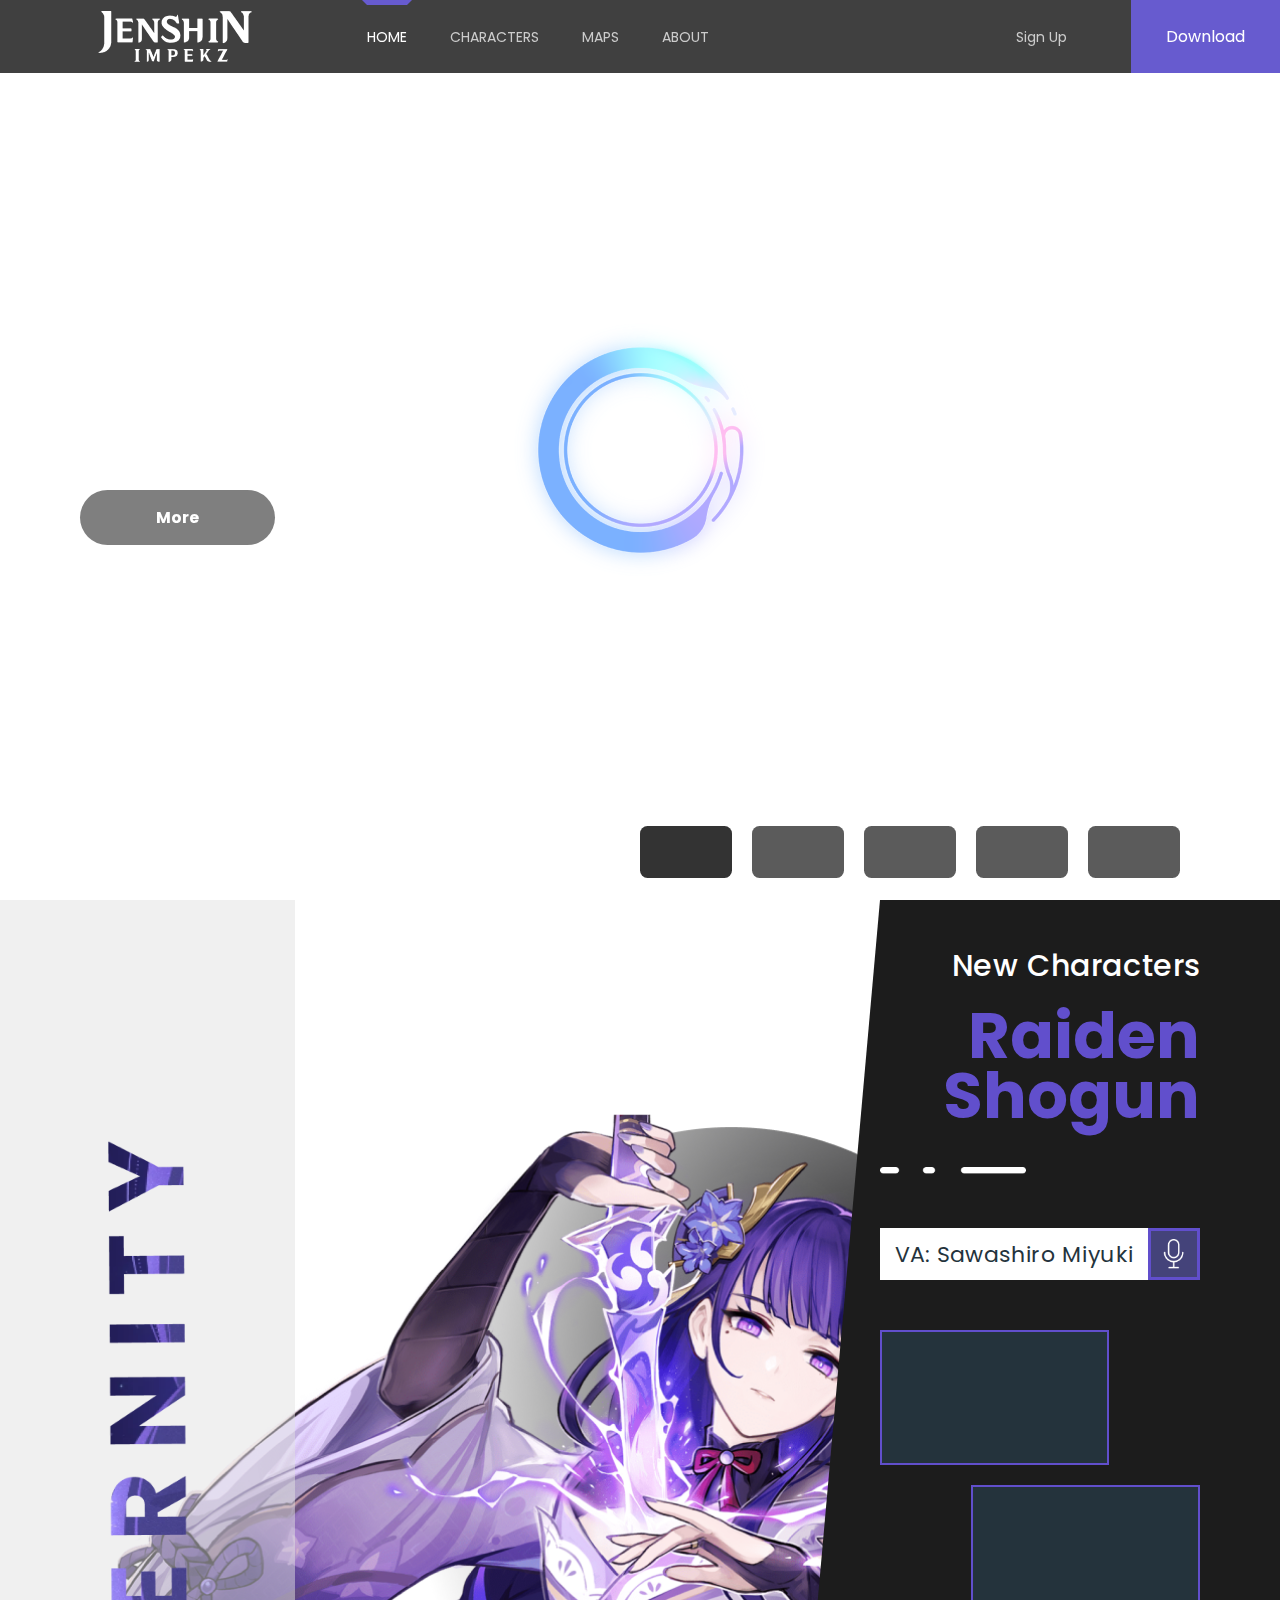
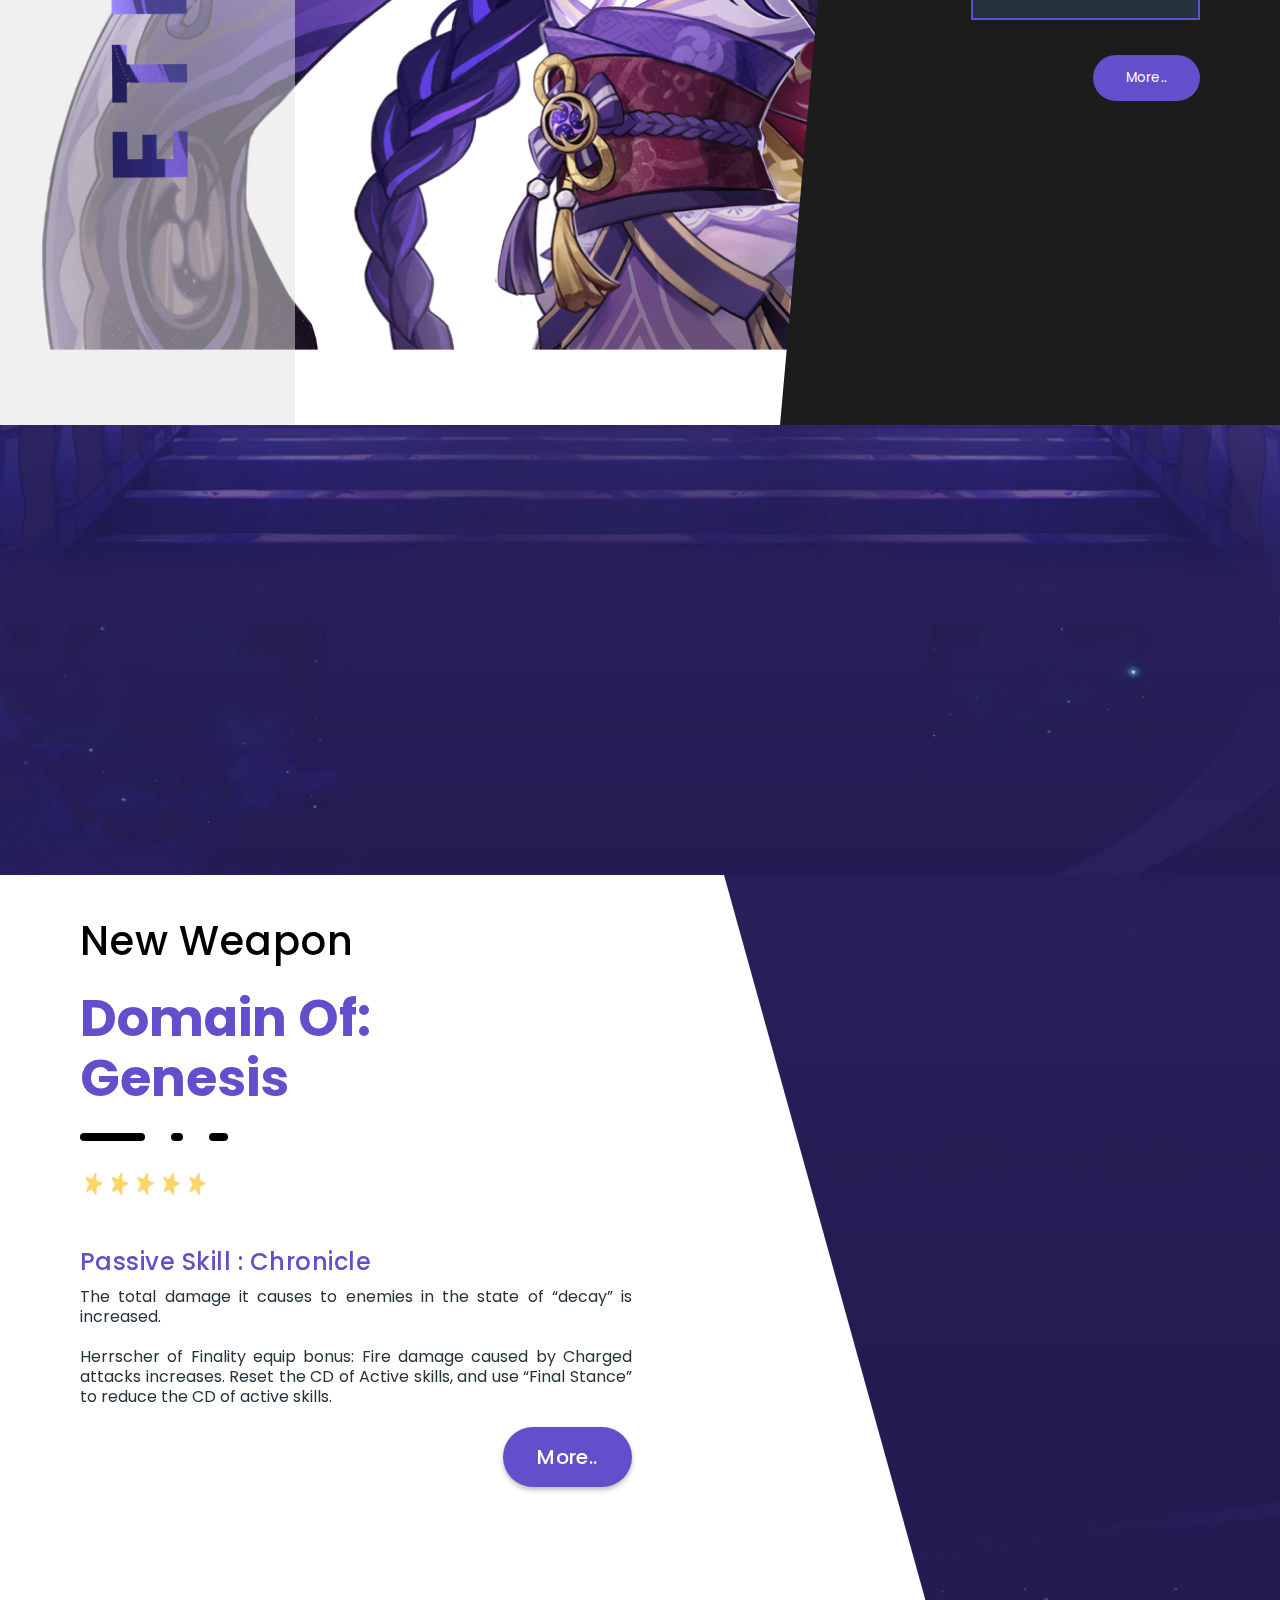
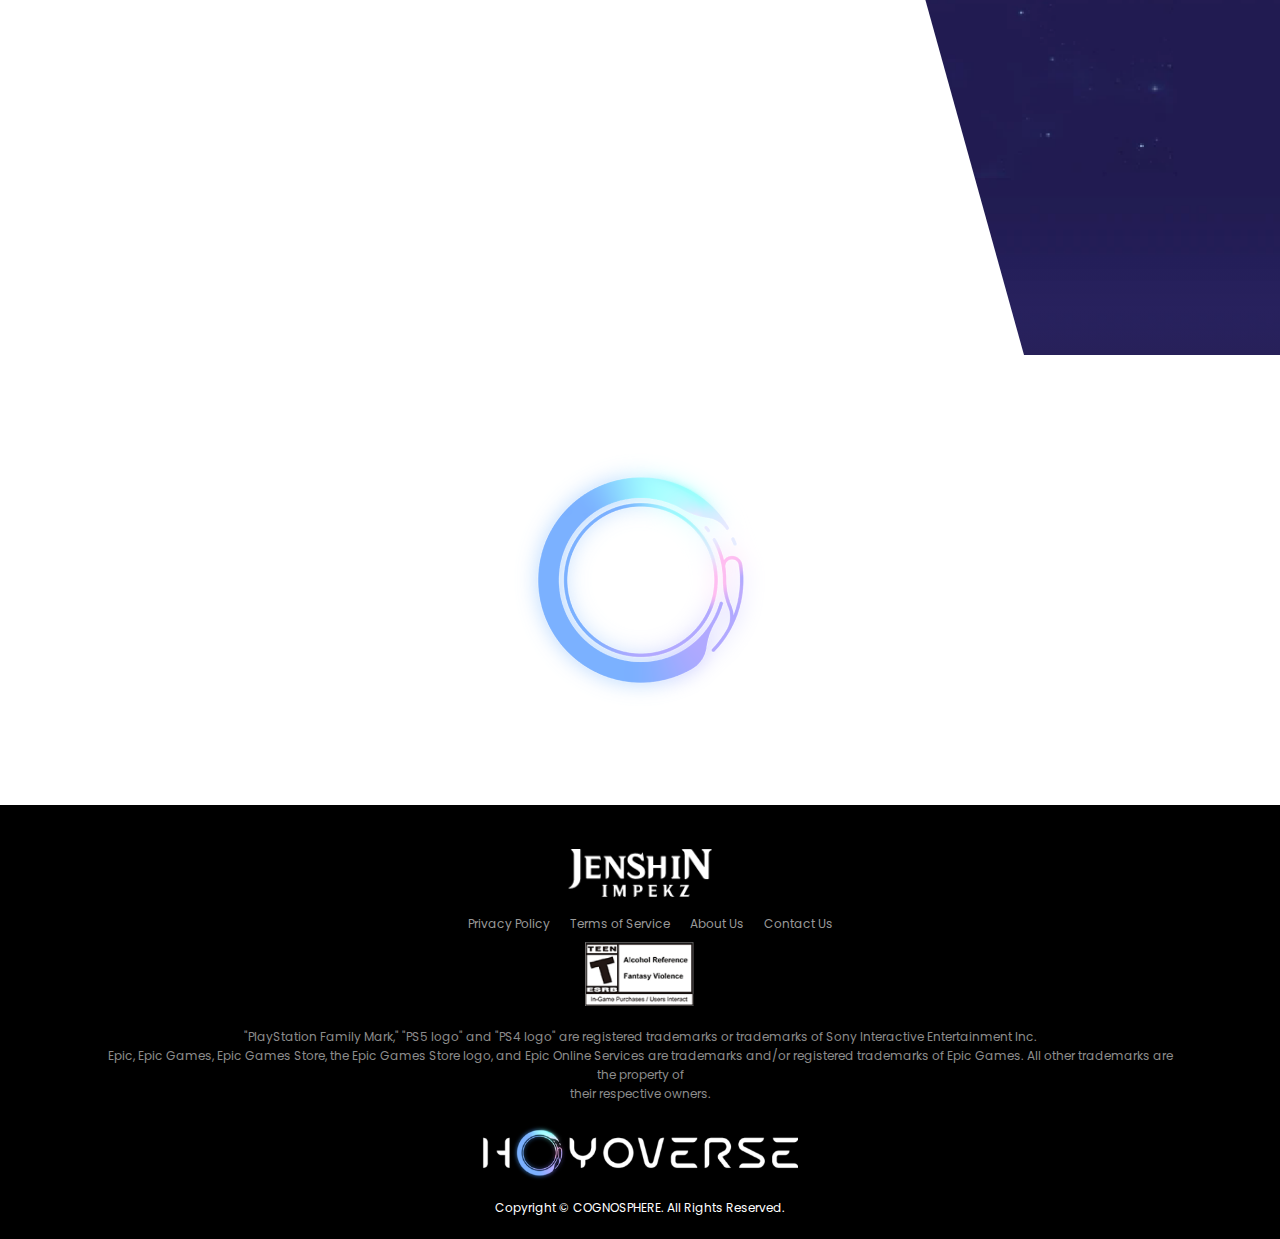
<file: index.html>
<!DOCTYPE html>
<html lang="en">

<head>
    <meta charset="UTF-8">
    <meta http-equiv="X-UA-Compatible" content="IE=edge">
    <meta name="viewport" content="width=device-width, initial-scale=1.0">
    <title>Home Page</title>

    <link rel="stylesheet" href="assets/css/index-style.css">
    <link rel="stylesheet" href="assets/css/footer.css">
    <link rel="stylesheet" href="/assets/css/nav.css">
    
    <link rel="stylesheet" href="/assets/css/home/slider.css">
    <link rel="stylesheet" href="/assets/css/home/content.css">
    <link rel="stylesheet" href="/assets/css/home/character.css">
    <link rel="stylesheet" href="/assets/css/home/weapon.css">

    <!-- Google Fonts -->
    <link rel="preconnect" href="https://fonts.googleapis.com">
    <link rel="preconnect" href="https://fonts.gstatic.com" crossorigin>
    <link
        href="https://fonts.googleapis.com/css2?family=Poppins:ital,wght@0,100;0,200;0,300;0,400;0,500;0,600;0,700;0,800;0,900;1,100;1,200;1,300;1,400;1,500;1,600;1,700;1,800;1,900&display=swap"
        rel="stylesheet">
    
    <!-- Fontawsome -->
    <link href="https://cdnjs.cloudflare.com/ajax/libs/font-awesome/6.3.0/css/all.min.css" rel="stylesheet">
</head>
    
<body>
    <nav id="nav">
        <a href="/index.html"><img src="assets/image/logo.png" class="logo-img" width="362" height="66" alt=""></a>

        <ul class="nav-cover">
            <li class="active"><a href="/index.html" class="nav-item active">HOME</a></li>
            <li><a href="/characters.html" class="nav-item">CHARACTERS</a></li>
            <li><a href="/map.html" class="nav-item">MAPS</a></li>
            <li><a href="/about.html" class="nav-item">ABOUT</a>
            <li>
        </ul>

        <div class="right-content">
            <li>
                <a href="/register.html" class="nav-item" class="log-in-link">
                    Sign Up
                </a>
            </li>
        </div>
        <a href="#" type="button" class="btn-download">
            Download
        </a>

        <i class="fa-solid fa-bars" id="btn-side"></i>
    </nav>

    <div id="sidebar">
        <div class="top-content">
            <div class="close">
                <i id="btn-close-side" class="fa-solid fa-xmark"></i>
            </div>
            <ul class="side-cover">
                <li class="active"><a href="/index.html" class="nav-item active">HOME</a></li>
                <li><a href="/characters.html" class="nav-item">CHARACTERS</a></li>
                <li><a href="/map.html" class="nav-item">MAPS</a></li>
                <li><a href="/about.html" class="nav-item">ABOUT</a>
            </ul>
        </div>

        <div class="bottom-content">
            <li>
                <a href="/register.html" class="nav-item" class="log-in-link">
                    Sign Up
                </a>
            </li>
        </div>
    </div>

    <div class="content">
        <img class="bg-main" src="/assets/image/Bakground-main.png" alt="" id="bg-main">
        <div class="log">
            <div class="hoyo" id="logo"></div>
        </div>
 
        <section id="slider">
            <div class="slide-content" id="slide-content">
                <div class="sld img-1"></div>
                <div class="sld img-2"></div>
                <div class="sld img-3"></div>
                <div class="sld img-4"></div>
                <div class="sld img-5"></div>
            </div>
            <div class="top-content">
                <h2>
                    Latest Updates on <br>
                    Version 3.4 "The <br>
                    Exquisite Night <br>
                    Chimes" <br>
                </h2>
                <button>More</button>

                <div class="bottom">
                    <div class="card-preview">
                        <div class="card-child first active" id="cc1">
                            <div class="image"></div>
                            <div class="line"></div>
                        </div>
                        <div class="card-child second" id="cc2">
                            <div class="image"></div>
                            <div class="line"></div>
                        </div>
                        <div class="card-child third" id="cc3">
                            <div class="image"></div>
                            <div class="line"></div>
                        </div>
                        <div class="card-child fourth" id="cc4">
                            <div class="image"></div>
                            <div class="line"></div>
                        </div>
                        <div class="card-child fifth" id="cc5">
                            <div class="image"></div>
                            <div class="line"></div>
                        </div>
                    </div>
                    <img src="/assets/image/mouse-icon.png" width="12.75" height="80" alt="">
                </div>
            </div>
        </section>

        <section class="character">
            <div class="content-top">
                <div class="eternity">
                    <img src="/assets/image/eternity_text.png" alt="">
                </div>
                <div class="details">
                    <div class="val">
                        <div class="cth">
                            <h4>New Characters</h4>
                            <h3>Raiden<br>Shogun</h3>
                            <img src="/assets/image/line-poweder.png" width="146" height="6.52" alt="" class="line-powder">
                            
                            <div class="voice">
                                <h4>VA: Sawashiro Miyuki</h4>
                                <div class="mic">
                                    <img src="/assets/image/icon-mic.png" alt="">
                                </div>
                            </div>
                        </div>
                        <div class="preview-skill">
                            <div class="prev first"></div>
                            <div class="prev second"></div>
                        </div>
                        <button>More..</button>
                    </div>
                </div>
            </div>
            
            <div class="image"></div>
            
        </section>

        <div class="blank-space">
            <!-- <img class="hoyo" src="/assets/image/hoyo-logo.png" alt=""> -->
        </div>

        <section class="weapon">
            <div class="details">
                <div class="val">
                    <h4>New Weapon</h4>
                    <h3>Domain Of: <br> Genesis</h3>
                    <div class="line">
                        <div class="lines dot1"></div>
                        <div class="lines dot2"></div>
                        <div class="lines dot3"></div>
                    </div>

                    <div class="stars"></div>

                    <div class="skills">
                        <h4>Passive Skill : Chronicle</h4>
                        <p>
                            The total damage it causes to enemies in the state of “decay” is increased. <br> <br>

                            Herrscher of Finality equip bonus:
                            Fire damage caused by Charged attacks increases. Reset the CD of Active skills, and use “Final
                            Stance” to reduce the CD of active skills.
                        </p>

                        <button>More..</button>
                    </div>
                </div>
            </div>
            <div class="image"></div>
        </section>

        <div class="blank-space">
            <!-- <img class="hoyo" src="/assets/image/hoyo-logo.png" alt=""> -->
            <div class="hoyo" id="logo"></div>
        </div>

    </div>

    <footer>
        <img width="144.52" src="/assets/image/logo-footer.png" alt="">
        <div class="link">
            <a href="#">Privacy Policy</a>
            <a href="#">Terms of Service</a>
            <a href="#">About Us</a>
            <a href="#">Contact Us</a>
        </div>
        <img width="129.84" src="/assets/image/teen-icon.png" alt="">
        <p>
            "PlayStation Family Mark," "PS5 logo" and "PS4 logo" are registered trademarks or trademarks of Sony
            Interactive Entertainment Inc. <br>
            Epic, Epic Games, Epic Games Store, the Epic Games Store logo, and Epic Online Services are trademarks
            and/or registered trademarks of Epic Games. All other trademarks are the property of <br> their respective
            owners.
        </p>
        <img class="logo-hoyo" class="hoyo" width="316.44" src="/assets/image/hoyo-icon-text.png" alt="">
        <div class="copyright">
            Copyright © COGNOSPHERE. All Rights Reserved.
        </div>
    </footer>

    <script src="/assets/js/slider.js"></script>
    <script src="/assets/js/parallax.js"></script>
    <script src="/assets/js/nav.js"></script>
</body>

</html>
</file>
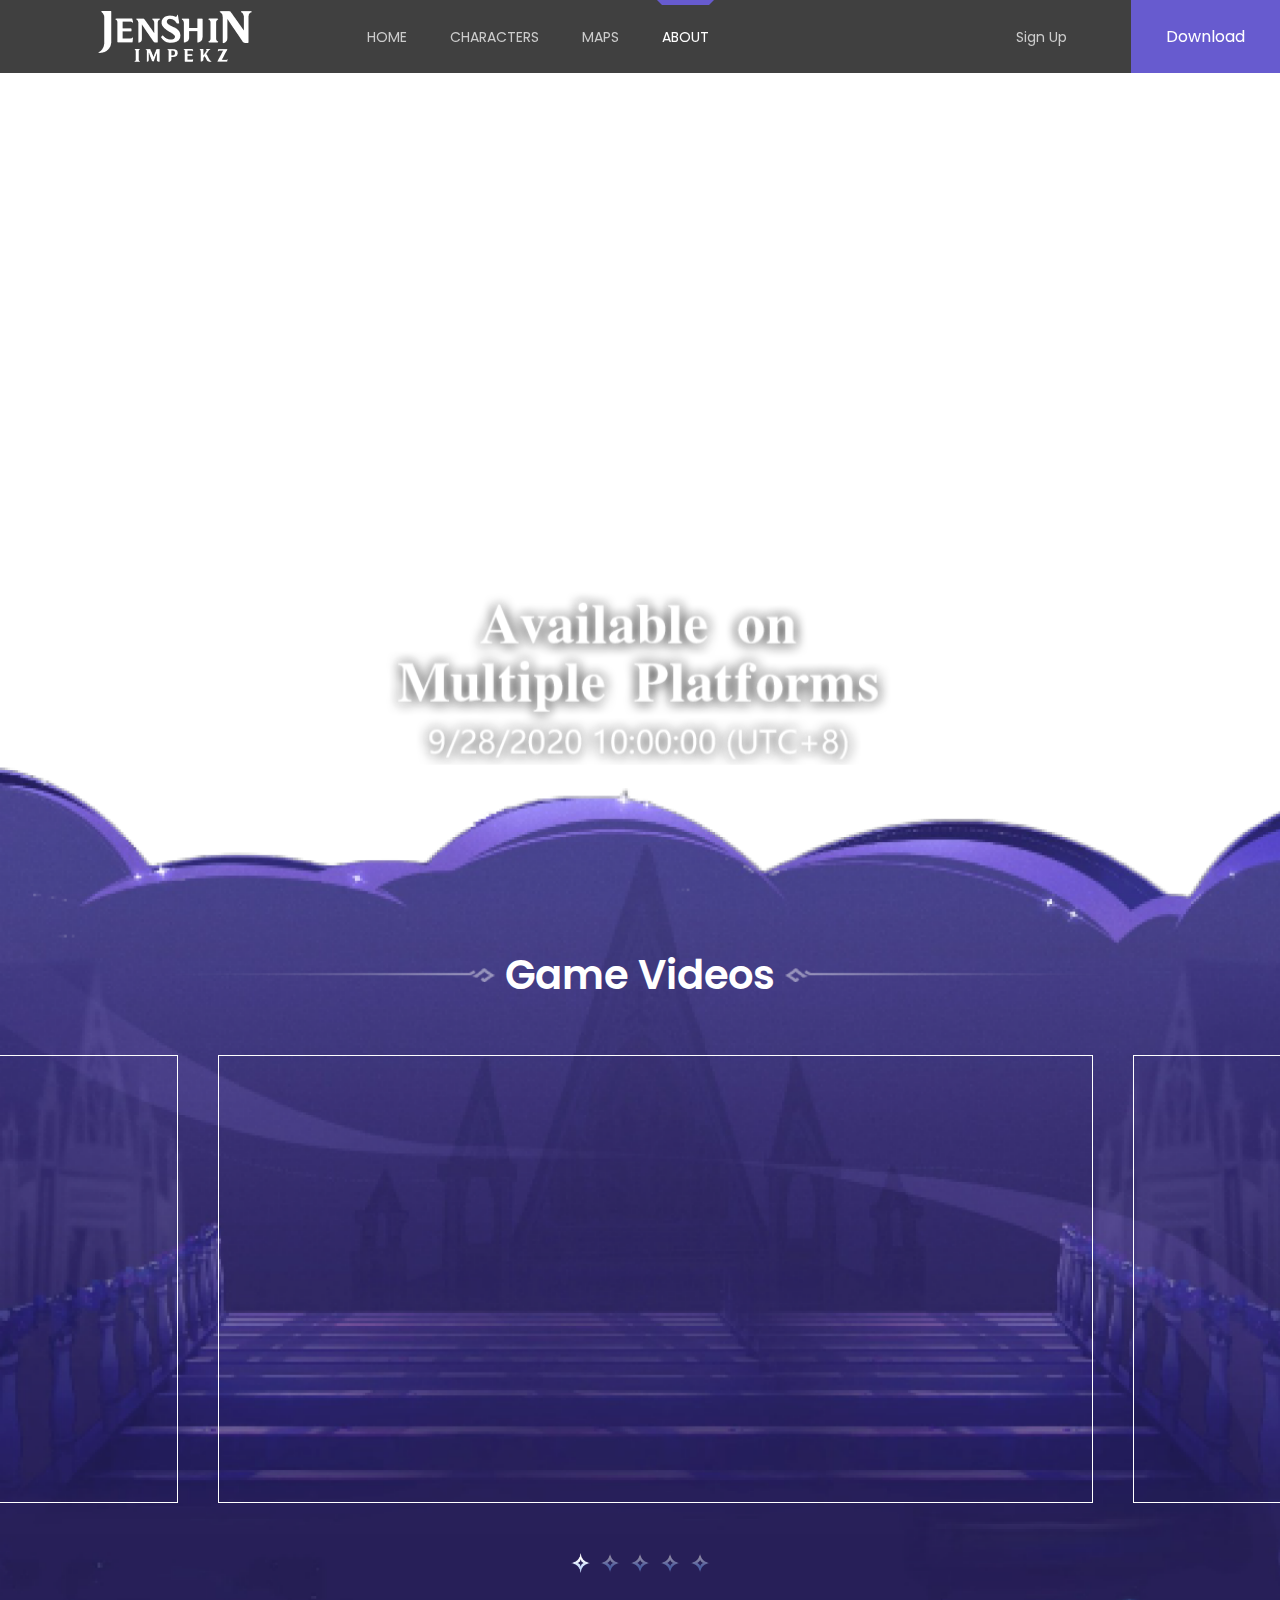
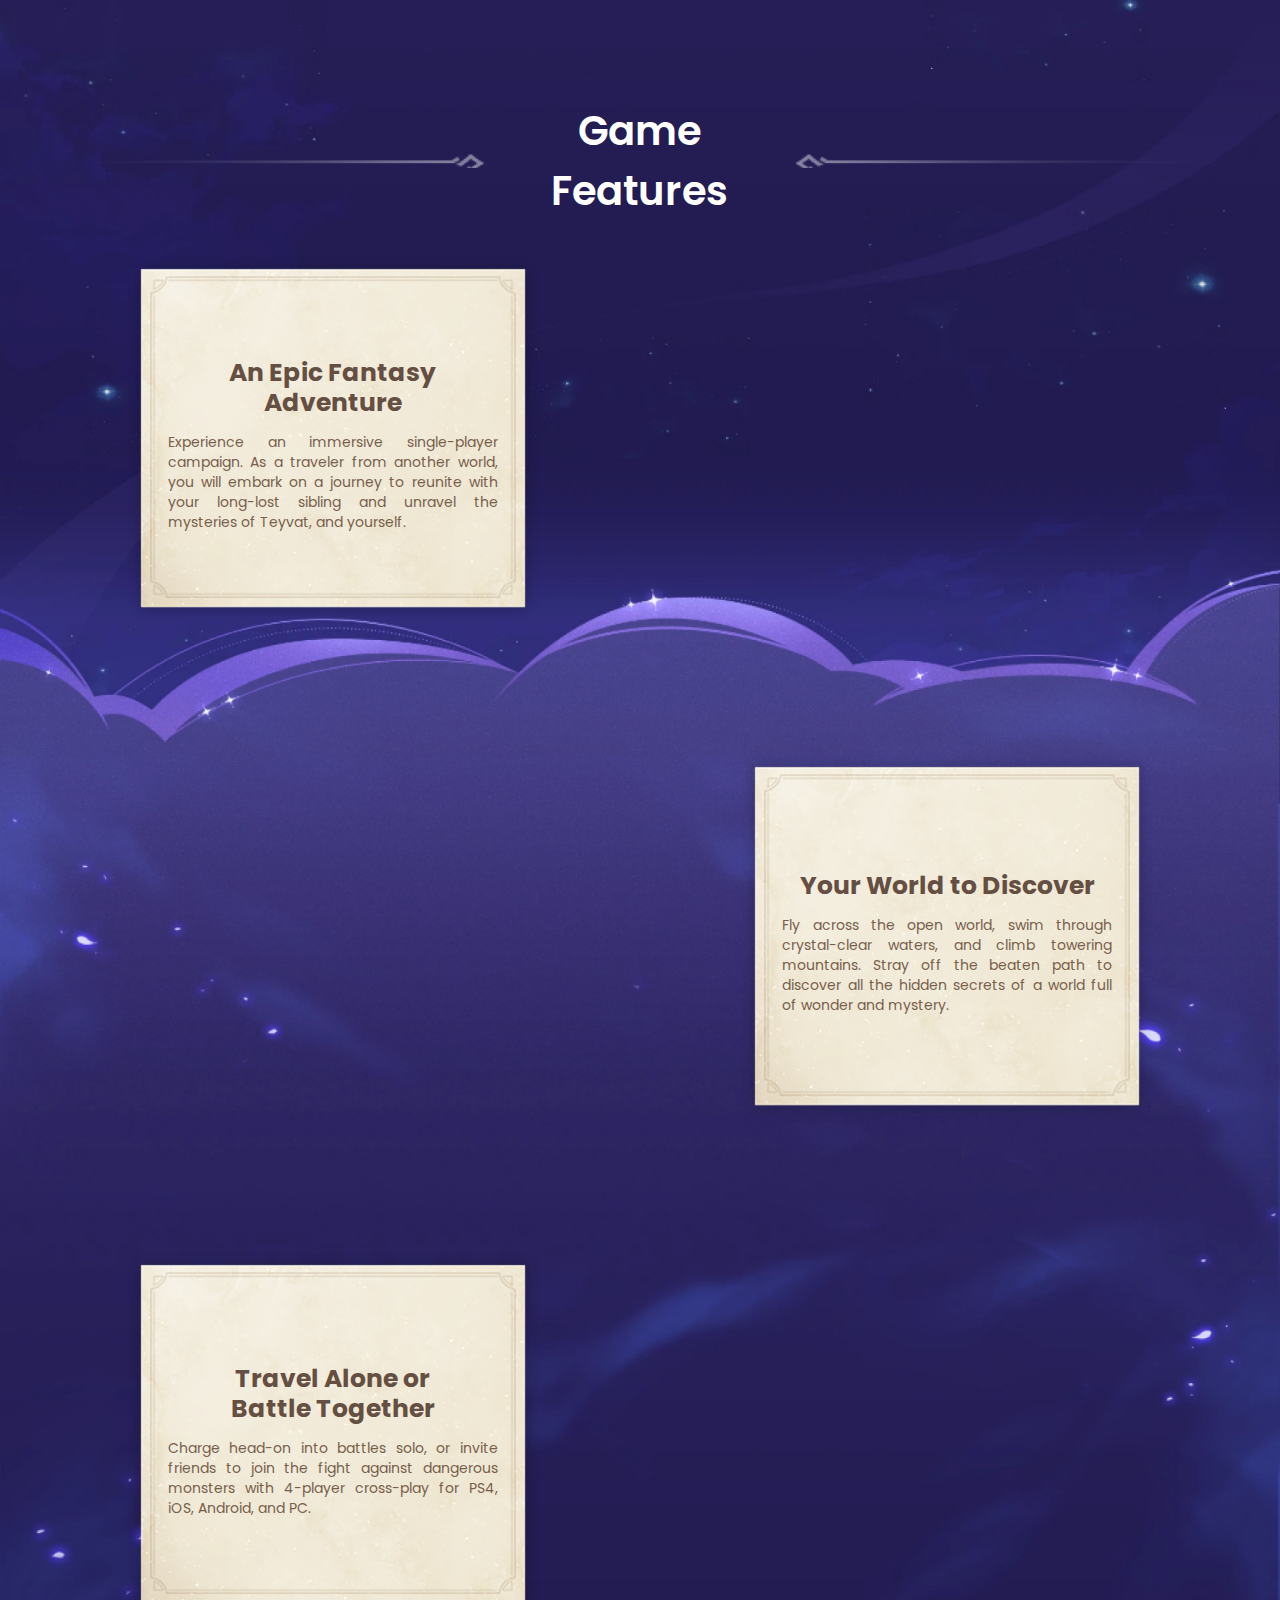
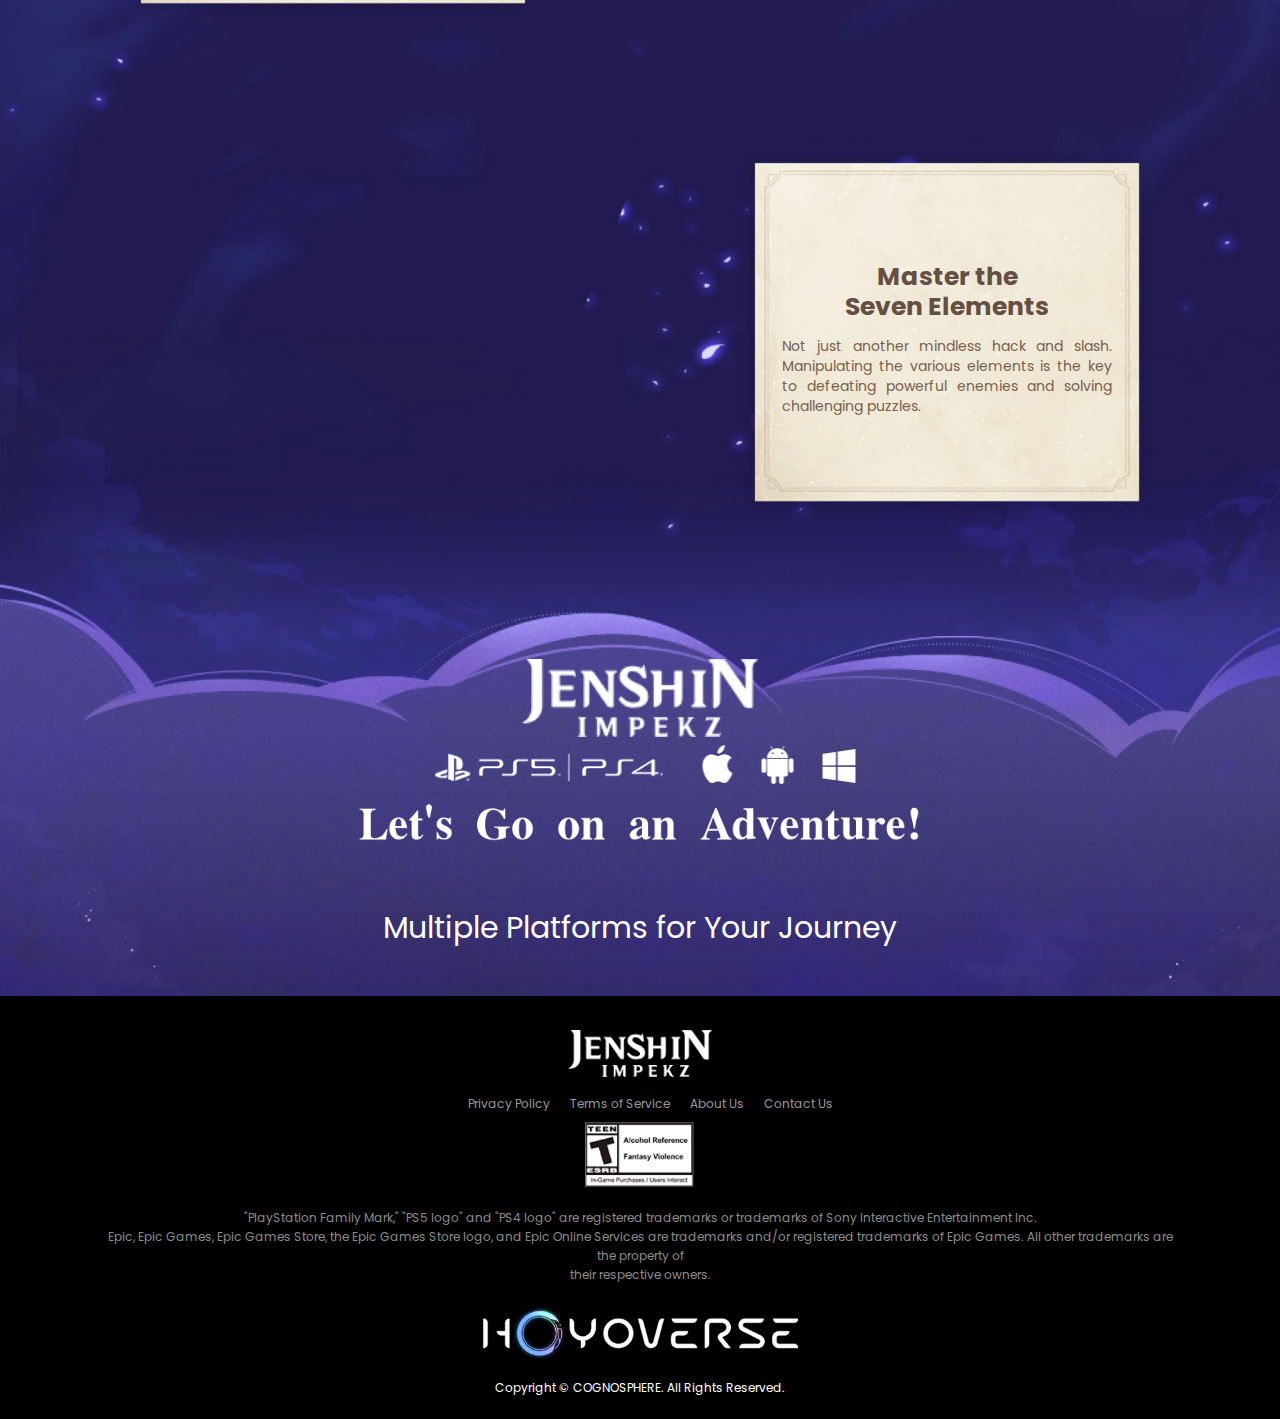
<file: about.html>
<!DOCTYPE html>
<html lang="en">
<head>
    <meta charset="UTF-8">
    <meta http-equiv="X-UA-Compatible" content="IE=edge">
    <meta name="viewport" content="width=device-width, initial-scale=1.0">
    <title>About Page</title>

    <!-- Main CSS -->
    <link rel="stylesheet" href="assets/css/index-style.css">
    <link rel="stylesheet" href="assets/css/footer.css">
    <link rel="stylesheet" href="/assets/css/nav.css">
    <link rel="stylesheet" href="/assets/css/footer.css">

    <!-- About CSS -->
    <link rel="stylesheet" href="/assets/css/about/background-main.css">
    <link rel="stylesheet" href="/assets/css/about/welcome.css">
    <link rel="stylesheet" href="/assets/css/about/game-videos.css">
    <link rel="stylesheet" href="/assets/css/about/game-features.css">
    <link rel="stylesheet" href="/assets/css/about/details.css">

    <!-- Google Fonts -->
    <link rel="preconnect" href="https://fonts.googleapis.com">
    <link rel="preconnect" href="https://fonts.gstatic.com" crossorigin>
    <link
        href="https://fonts.googleapis.com/css2?family=Poppins:ital,wght@0,100;0,200;0,300;0,400;0,500;0,600;0,700;0,800;0,900;1,100;1,200;1,300;1,400;1,500;1,600;1,700;1,800;1,900&display=swap"
        rel="stylesheet">

    <!-- Fontawsome -->
    <link href="https://cdnjs.cloudflare.com/ajax/libs/font-awesome/6.3.0/css/all.min.css" rel="stylesheet">
</head>
<body>
    <nav id="nav">
        <a href="/index.html"><img src="assets/image/logo.png" class="logo-img" width="362" height="66" alt=""></a>

        <ul class="nav-cover">
            <li><a href="/index.html" class="nav-item">HOME</a></li>
            <li><a href="/characters.html" class="nav-item">CHARACTERS</a></li>
            <li><a href="/map.html" class="nav-item">MAPS</a></li>
            <li class="active"><a href="/about.html" class="nav-item active">ABOUT</a>
            <li>
        </ul>

        <div class="right-content">
            <li>
                <a href="/register.html" class="nav-item" class="log-in-link">
                    Sign Up
                </a>
            </li>
        </div>
        <a href="#" type="button" class="btn-download">
            Download
        </a><i class="fa-solid fa-bars" id="btn-side"></i>
    </nav>

    <div id="sidebar">
        <div class="close">
            <i id="btn-close-side" class="fa-solid fa-xmark"></i>
        </div>
        <ul class="side-cover">
            <li><a href="/index.html" class="nav-item">HOME</a></li>
            <li><a href="#" class="nav-item">CHARACTERS</a></li>
            <li><a href="/map.html" class="nav-item">MAPS</a></li>
            <li class="active"><a href="/about.html" class="nav-item active">ABOUT</a>
        </ul>

        <div class="bottom-content">
            <li>
                <a href="#" class="nav-item" class="log-in-link">
                    Sign Up
                </a>
            </li>
        </div>
    </div>
    
    <div id="welcome">
        <img src="/assets/image/about-title.png" alt="">
    </div>

    <div class="content" id="content">
        <img class="bg-main" src="/assets/image/bg-about.png" alt="">

        <div class="val">
            <section class="game-videos">
                <div class="title">
                    <div class="arrow"></div>
                    <h3>Game Videos</h3>
                    <div class="arrow"></div>
                </div>
                <div class="slide-cover">
                    <div class="slide-group" id="slide-group">
                        <iframe class="slide dumy" src="https://www.youtube.com/embed/C5WS9Ohb-fI" title="YouTube video player" frameborder="0" allow="accelerometer; autoplay; clipboard-write; encrypted-media; gyroscope; picture-in-picture; web-share" allowfullscreen></iframe>
                        <iframe class="slide" src="https://www.youtube.com/embed/EntToeR7oD0" title="YouTube video player" frameborder="0" allow="accelerometer; autoplay; clipboard-write; encrypted-media; gyroscope; picture-in-picture; web-share" allowfullscreen></iframe>
                        <iframe class="slide" src="https://www.youtube.com/embed/VeWCBissZy8" title="YouTube video player" frameborder="0" allow="accelerometer; autoplay; clipboard-write; encrypted-media; gyroscope; picture-in-picture; web-share" allowfullscreen></iframe>
                        <iframe class="slide" src="https://www.youtube.com/embed/bT3qW-Zgtow" title="YouTube video player" frameborder="0" allow="accelerometer; autoplay; clipboard-write; encrypted-media; gyroscope; picture-in-picture; web-share" allowfullscreen></iframe>
                        <iframe class="slide" src="https://www.youtube.com/embed/7KU-tPtZkuc" title="YouTube video player" frameborder="0" allow="accelerometer; autoplay; clipboard-write; encrypted-media; gyroscope; picture-in-picture; web-share" allowfullscreen></iframe>
                        <iframe class="slide" src="https://www.youtube.com/embed/C5WS9Ohb-fI" title="YouTube video player" frameborder="0" allow="accelerometer; autoplay; clipboard-write; encrypted-media; gyroscope; picture-in-picture; web-share" allowfullscreen></iframe>
                        <iframe class="slide dumy" src="https://www.youtube.com/embed/EntToeR7oD0" title="YouTube video player" frameborder="0" allow="accelerometer; autoplay; clipboard-write; encrypted-media; gyroscope; picture-in-picture; web-share" allowfullscreen></iframe>
                    </div>
                </div>
                <div class="slide-indicator">
                    <div class="indicator active" id="indi1"></div>
                    <div class="indicator" id="indi2"></div>
                    <div class="indicator" id="indi3"></div>
                    <div class="indicator" id="indi4"></div>
                    <div class="indicator" id="indi5"></div>
                </div>
            </section>
            <section class="game-features">
                <div class="cards">
                    <div class="title">
                        <div class="arrow"></div>
                        <h3>Game Features</h3>
                        <div class="arrow"></div>
                    </div>
                    <div class="card-content left">
                        <div class="card">
                            <h4>An Epic Fantasy <br> Adventure</h4>
                            <p>Experience an immersive single-player campaign. As a traveler from another world, you will embark on a journey to reunite with your long-lost sibling and unravel the mysteries of Teyvat, and yourself.</p>
                        </div>
                        <div class="bg-preview"></div>
                    </div>
                    <div class="card-content right">
                        <div class="card">
                            <h4>Your World to Discover</h4>
                            <p>Fly across the open world, swim through crystal-clear waters, and climb towering mountains. Stray off the beaten path to discover all the hidden secrets of a world full of wonder and mystery.</p>
                        </div>
                        <div class="bg-preview"></div>
                    </div>
                    <div class="card-content left">
                        <div class="card">
                            <h4>Travel Alone or <br> Battle Together</h4>
                            <p>Charge head-on into battles solo, or invite friends to join the fight against dangerous monsters with 4-player cross-play for PS4, iOS, Android, and PC.</p>
                        </div>
                        <div class="bg-preview"></div>
                    </div>
                    <div class="card-content right">
                        <div class="card">
                            <h4>Master the <br> Seven Elements</h4>
                            <p>Not just another mindless hack and slash. Manipulating the various elements is the key to defeating powerful enemies and solving challenging puzzles.</p>
                        </div>
                        <div class="bg-preview"></div>
                    </div>
                </div>
    
                <section class="details">
                    <img src="/assets/image/logo-about.png" alt="" class="logo">
                    <div class="platform">
                        <img src="/assets/image/About-Card/icon-platform/a.png" alt="">
                        <img src="/assets/image/About-Card/icon-platform/a-1.png" alt="">
                        <img src="/assets/image/About-Card/icon-platform/a-2.png" alt="">
                        <img src="/assets/image/About-Card/icon-platform/a-3.png" alt="">
                    </div>
                    <img src="/assets/image/bottom-text.png" class="text">
                    <h4>Multiple Platforms for Your Journey</h4>
                </section>
            </section>
        </div>
    </div>
    
    <footer>
        <img width="144.52" src="/assets/image/logo-footer.png" alt="">
        <div class="link">
            <a href="#">Privacy Policy</a>
            <a href="#">Terms of Service</a>
            <a href="#">About Us</a>
            <a href="#">Contact Us</a>
        </div>
        <img width="129.84" src="/assets/image/teen-icon.png" alt="">
        <p>
            "PlayStation Family Mark," "PS5 logo" and "PS4 logo" are registered trademarks or trademarks of Sony
            Interactive Entertainment Inc. <br>
            Epic, Epic Games, Epic Games Store, the Epic Games Store logo, and Epic Online Services are trademarks
            and/or registered trademarks of Epic Games. All other trademarks are the property of <br> their respective
            owners.
        </p>
        <img class="logo-hoyo" width="316.44" src="/assets/image/hoyo-icon-text.png" alt="">
        <div class="copyright">
            Copyright © COGNOSPHERE. All Rights Reserved.
        </div>
    </footer>
    

    <script src="/assets/js/nav.js"></script>
    <script src="/assets/js/parallax.js"></script>
    <script src="/assets/js/slider-video.js"></script>
</body>
</html>
</file>
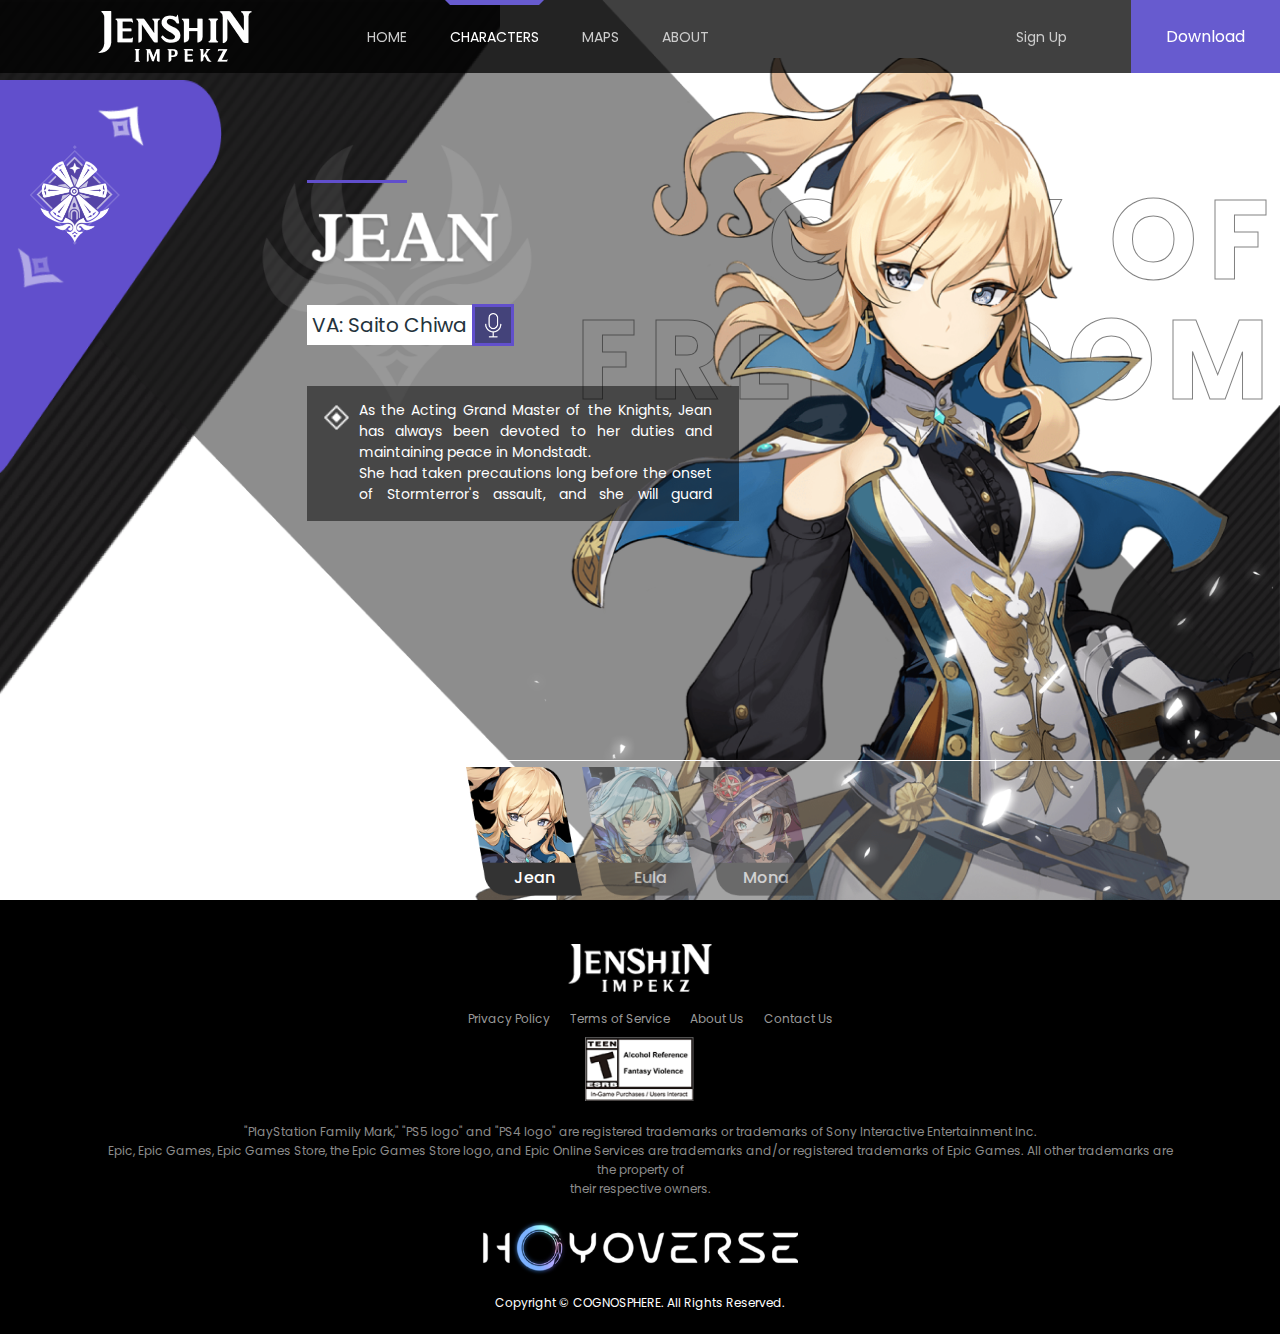
<file: characters.html>
<!DOCTYPE html>
<html lang="en">

<head>
    <meta charset="UTF-8">
    <meta http-equiv="X-UA-Compatible" content="IE=edge">
    <meta name="viewport" content="width=device-width, initial-scale=1.0">
    <title>Characters Page</title>

    <link rel="stylesheet" href="assets/css/index-style.css">
    <link rel="stylesheet" href="assets/css/footer.css">
    <link rel="stylesheet" href="/assets/css/nav.css">

    <!-- Characters Style -->
    <link rel="stylesheet" href="/assets/css/characters/level.css">
    <link rel="stylesheet" href="/assets/css/characters/background.css">
    <link rel="stylesheet" href="/assets/css/characters/level-5.css">
    <link rel="stylesheet" href="/assets/css/characters/level-6.css">
    <link rel="stylesheet" href="/assets/css/characters/level-7.css">
    <link rel="stylesheet" href="/assets/css/characters/level-8.css">

    <!-- Google Fonts -->
    <link rel="preconnect" href="https://fonts.googleapis.com">
    <link rel="preconnect" href="https://fonts.gstatic.com" crossorigin>
    <link
        href="https://fonts.googleapis.com/css2?family=Poppins:ital,wght@0,100;0,200;0,300;0,400;0,500;0,600;0,700;0,800;0,900;1,100;1,200;1,300;1,400;1,500;1,600;1,700;1,800;1,900&display=swap"
        rel="stylesheet">

    <!-- Fontawsome -->
    <link href="https://cdnjs.cloudflare.com/ajax/libs/font-awesome/6.3.0/css/all.min.css" rel="stylesheet">
</head>

<body>
    <nav id="nav">
        <a href="/index.html"><img src="assets/image/logo.png" class="logo-img" width="362" height="66" alt=""></a>
        <ul class="nav-cover">
            <li><a href="/index.html" class="nav-item">HOME</a></li>
            <li class="active"><a href="/characters.html" class="nav-item active">CHARACTERS</a></li>
            <li><a href="/map.html" class="nav-item">MAPS</a></li>
            <li><a href="/about.html" class="nav-item">ABOUT</a>
            <li>
        </ul>

        <div class="right-content">
            <li>
                <a href="#" class="nav-item" class="log-in-link">
                    Sign Up
                </a>
            </li>
        </div>
        <a href="#" type="button" class="btn-download">
            Download
        </a>

        <i class="fa-solid fa-bars" id="btn-side"></i>
    </nav>

    <div id="sidebar">
        <div class="top-content">
            <div class="close">
                <i id="btn-close-side" class="fa-solid fa-xmark"></i>
            </div>
            <ul class="side-cover">
                <li><a href="/index.html" class="nav-item">HOME</a></li>
                <li class="active"><a href="/characters.html" class="nav-item active">CHARACTERS</a></li>
                <li><a href="/map.html" class="nav-item">MAPS</a></li>
                <li><a href="/about.html" class="nav-item">ABOUT</a>
            </ul>
        </div>

        <div class="bottom-content">
            <li>
                <a href="/register.html" class="nav-item" class="log-in-link">
                    Sign Up
                </a>
            </li>
        </div>
    </div>


    <section class="content" id="content">
        <div class="level1">
            <div class="line1"></div>
            <img src="/assets/image/bg-characters-bottom.png" alt="" class="bg-right-bot">
        </div>
        <div class="level2">
            <img src="/assets/image/bg-characters-top.png" alt="" class="bg-top">
        </div>
        <div class="level3" id="text-bg">
            <!-- <h4>CITY OF<br>FREEDOOM</h4> -->
        </div>
        <div class="level4">
        </div>
        <div class="level5">
            <img src="/assets/image/bg-characters-map.png" alt="">
            <div class="maps-logo">
                <div class="arrow back active" id="back"></div>
                <div class="logo" id="logo-map">
                    <div class="iconMap mond"></div>
                    <div class="iconMap liyue"></div>
                    <div class="iconMap inazuma"></div>
                    <div class="iconMap sumeru"></div>
                </div>
                <div class="arrow go" id="go"></div>
            </div>
        </div>
        <div class="level6">
            <img id="chara-main" src="/assets/image/Characters/Mond/Jean.png" alt="">
            <img src="/assets/image/Characters/blight-effect.png" alt="">
            <div class="line2"></div>
        </div>
        <div class="level7" id="level7">
            <div class="line"></div>
            <img id="name-text" src="/assets/image/Characters/Mond/Name-Jean.png" alt="">
            <div class="voice">
                <div class="va-box">
                    <h4 id="VA"></h4>
                </div>
                <div class="mic">
                    <img src="/assets/image/icon-mic.png" alt="">
                </div>
            </div>
            <div class="details">
                <div class="icon"></div>
                <p id="desc">
                    As the Acting Grand Master of the Knights, Jean has always been devoted to her duties and
                    maintaining peace in Mondstadt. <br>
                    She had taken precautions long before the onset of Stormterror's
                    assault, and she will guard Mondstadt with her life as always.
                </p>
            </div>
        </div>
        <div class="level8">
            <div class="card active" id="card1">
                <!-- <h4>Jean</h4> -->
            </div>
            <div class="card" id="card2">
                <!-- <h4>Eula</h4> -->
            </div>
            <div class="card" id="card3">
                <!-- <h4>Mona</h4> -->
            </div>
        </div>
    </section>

    <footer>
        <img width="144.52" src="/assets/image/logo-footer.png" alt="">
        <div class="link">
            <a href="#">Privacy Policy</a>
            <a href="#">Terms of Service</a>
            <a href="#">About Us</a>
            <a href="#">Contact Us</a>
        </div>
        <img width="129.84" src="/assets/image/teen-icon.png" alt="">
        <p>
            "PlayStation Family Mark," "PS5 logo" and "PS4 logo" are registered trademarks or trademarks of Sony
            Interactive Entertainment Inc. <br>
            Epic, Epic Games, Epic Games Store, the Epic Games Store logo, and Epic Online Services are trademarks
            and/or registered trademarks of Epic Games. All other trademarks are the property of <br> their respective
            owners.
        </p>
        <img class="logo-hoyo" width="316.44" src="/assets/image/hoyo-icon-text.png" alt="">
        <div class="copyright">
            Copyright © COGNOSPHERE. All Rights Reserved.
        </div>
    </footer>

    <script src="/assets/js/nav.js"></script>
    <script src="/assets/js/characters.js"></script>
</body>

</html>
</file>
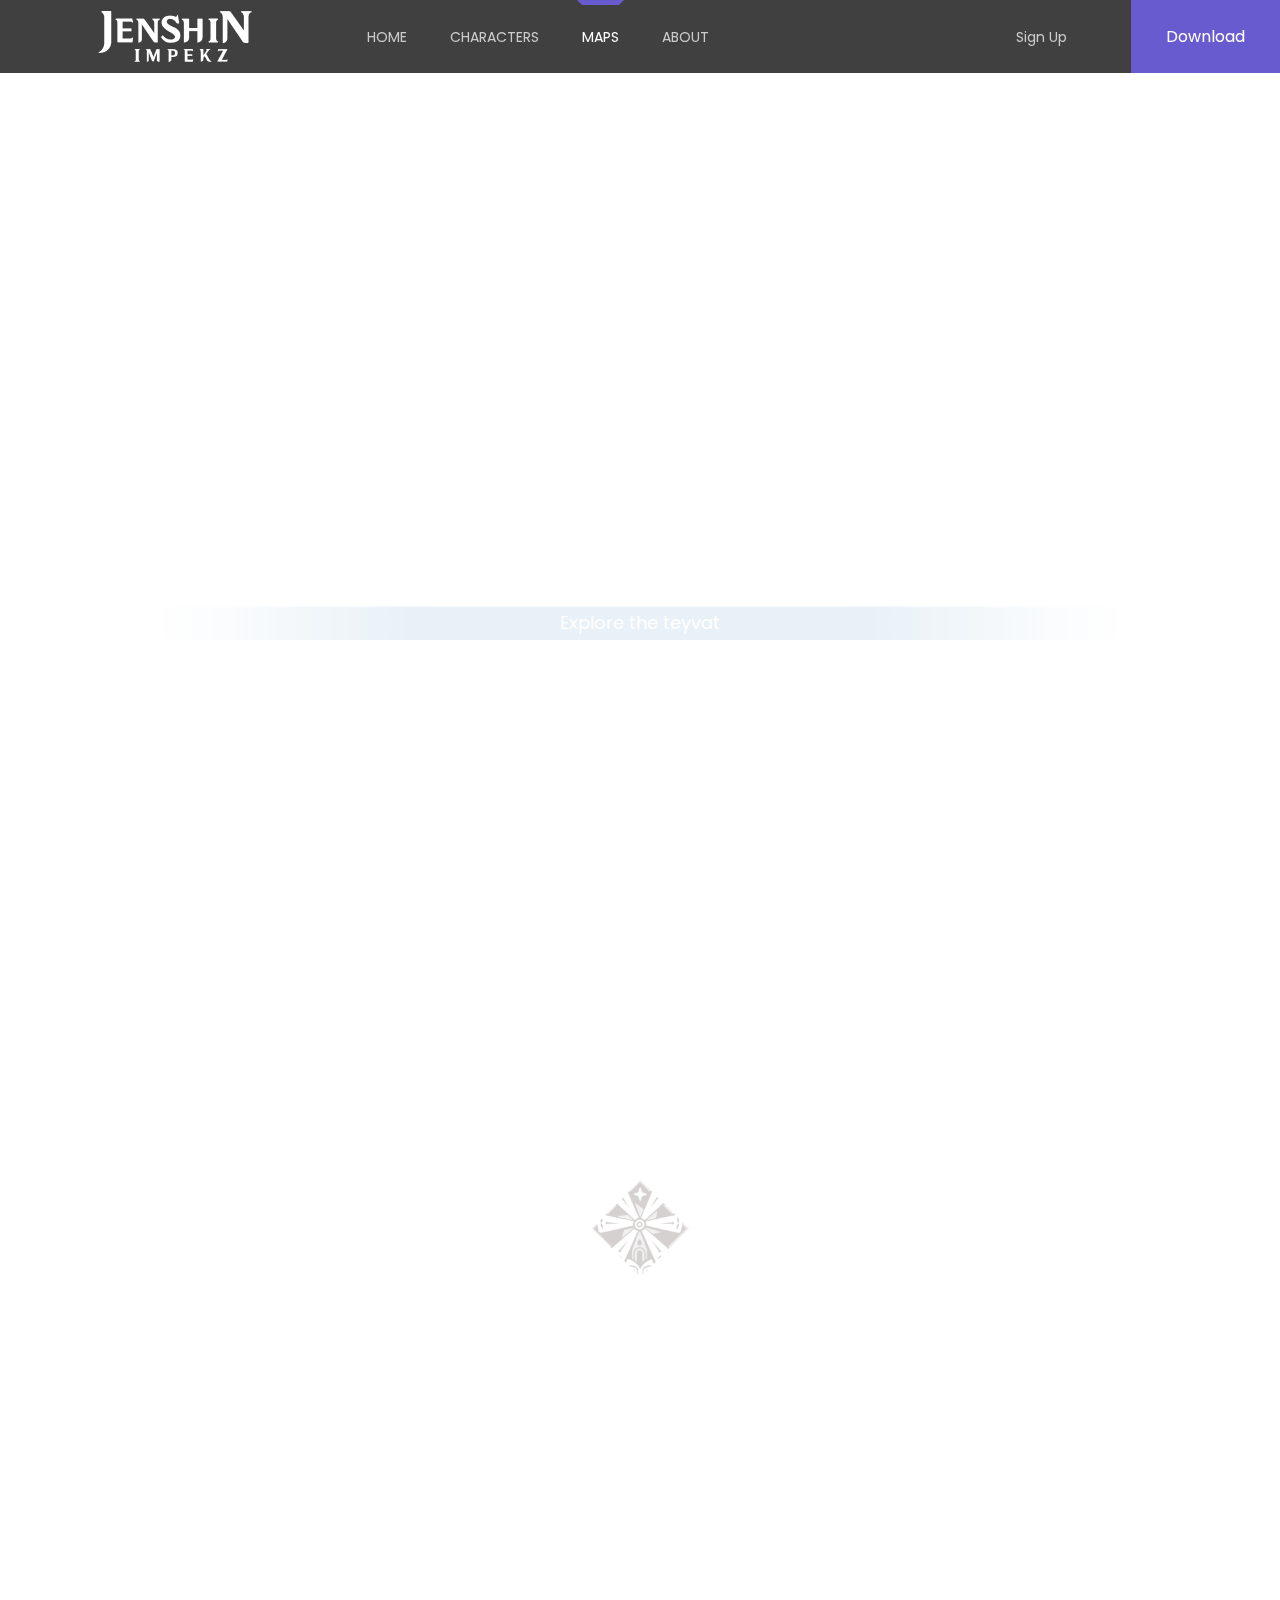
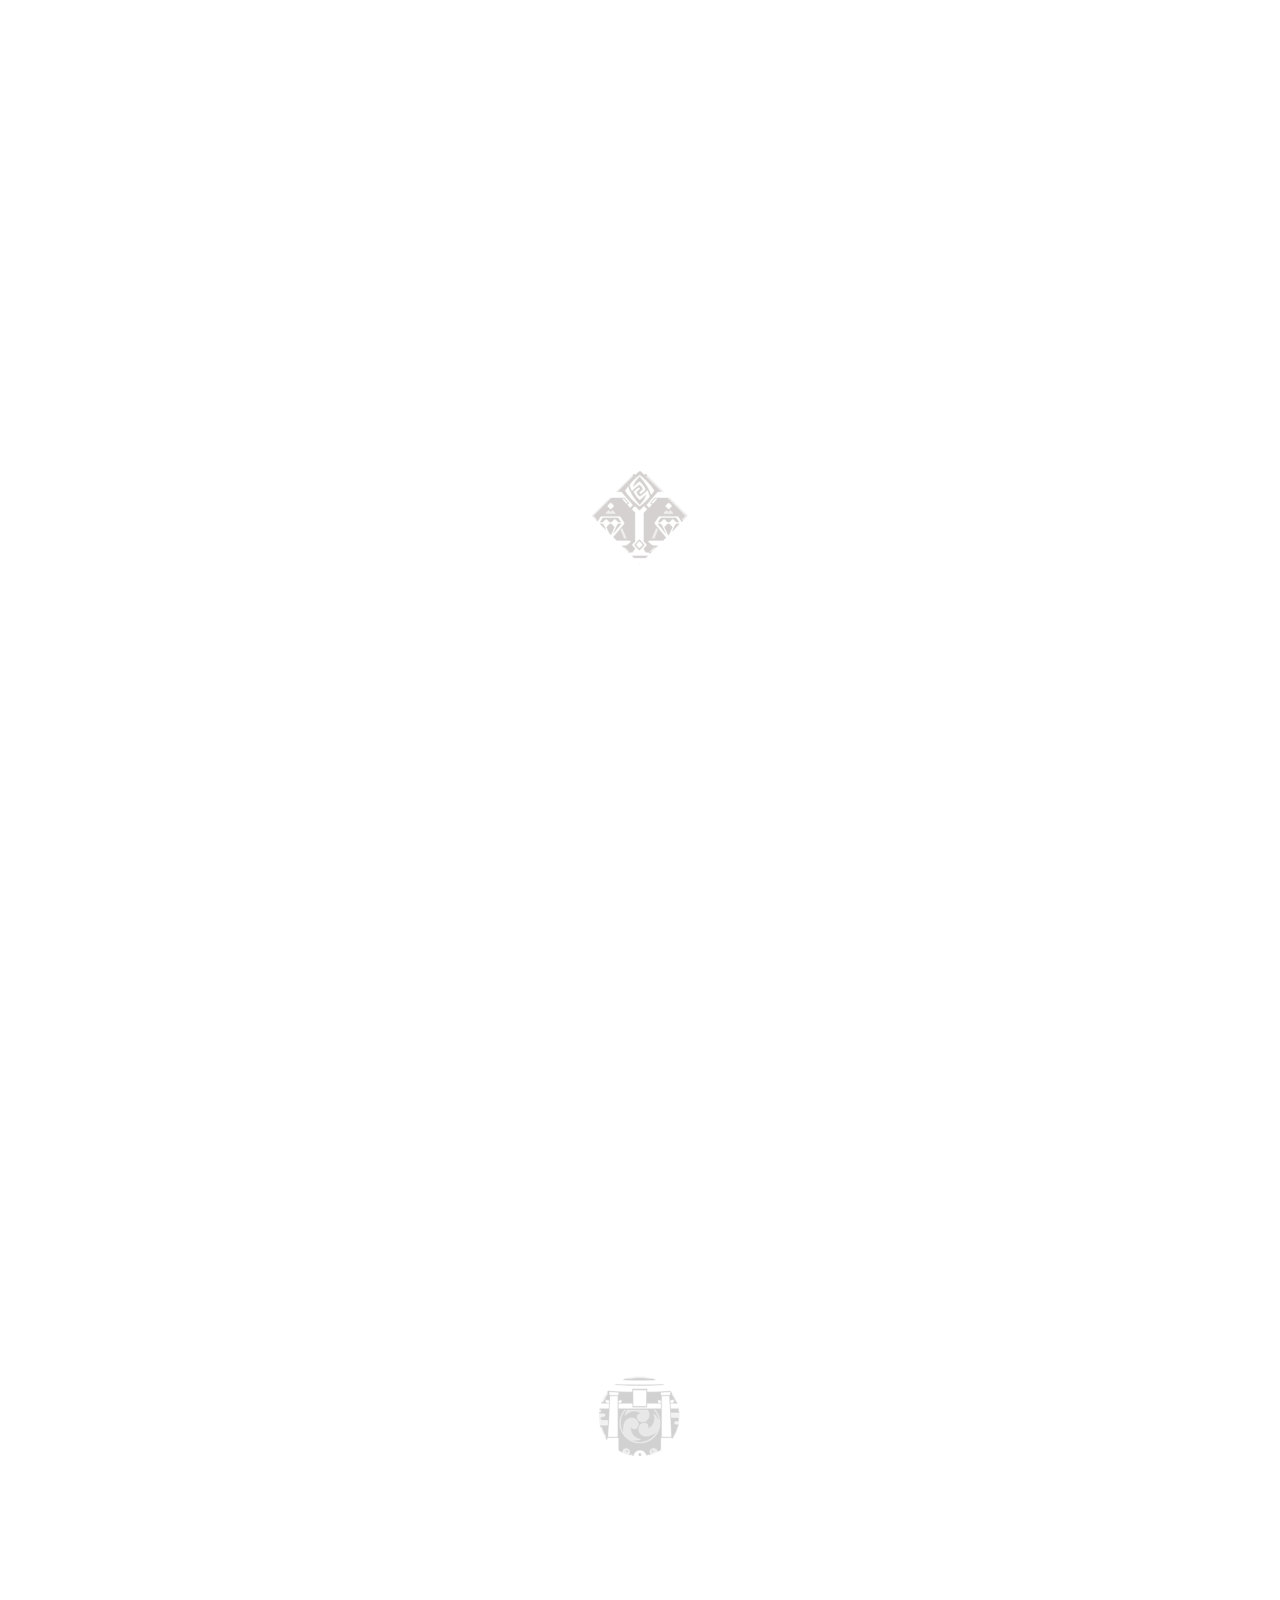
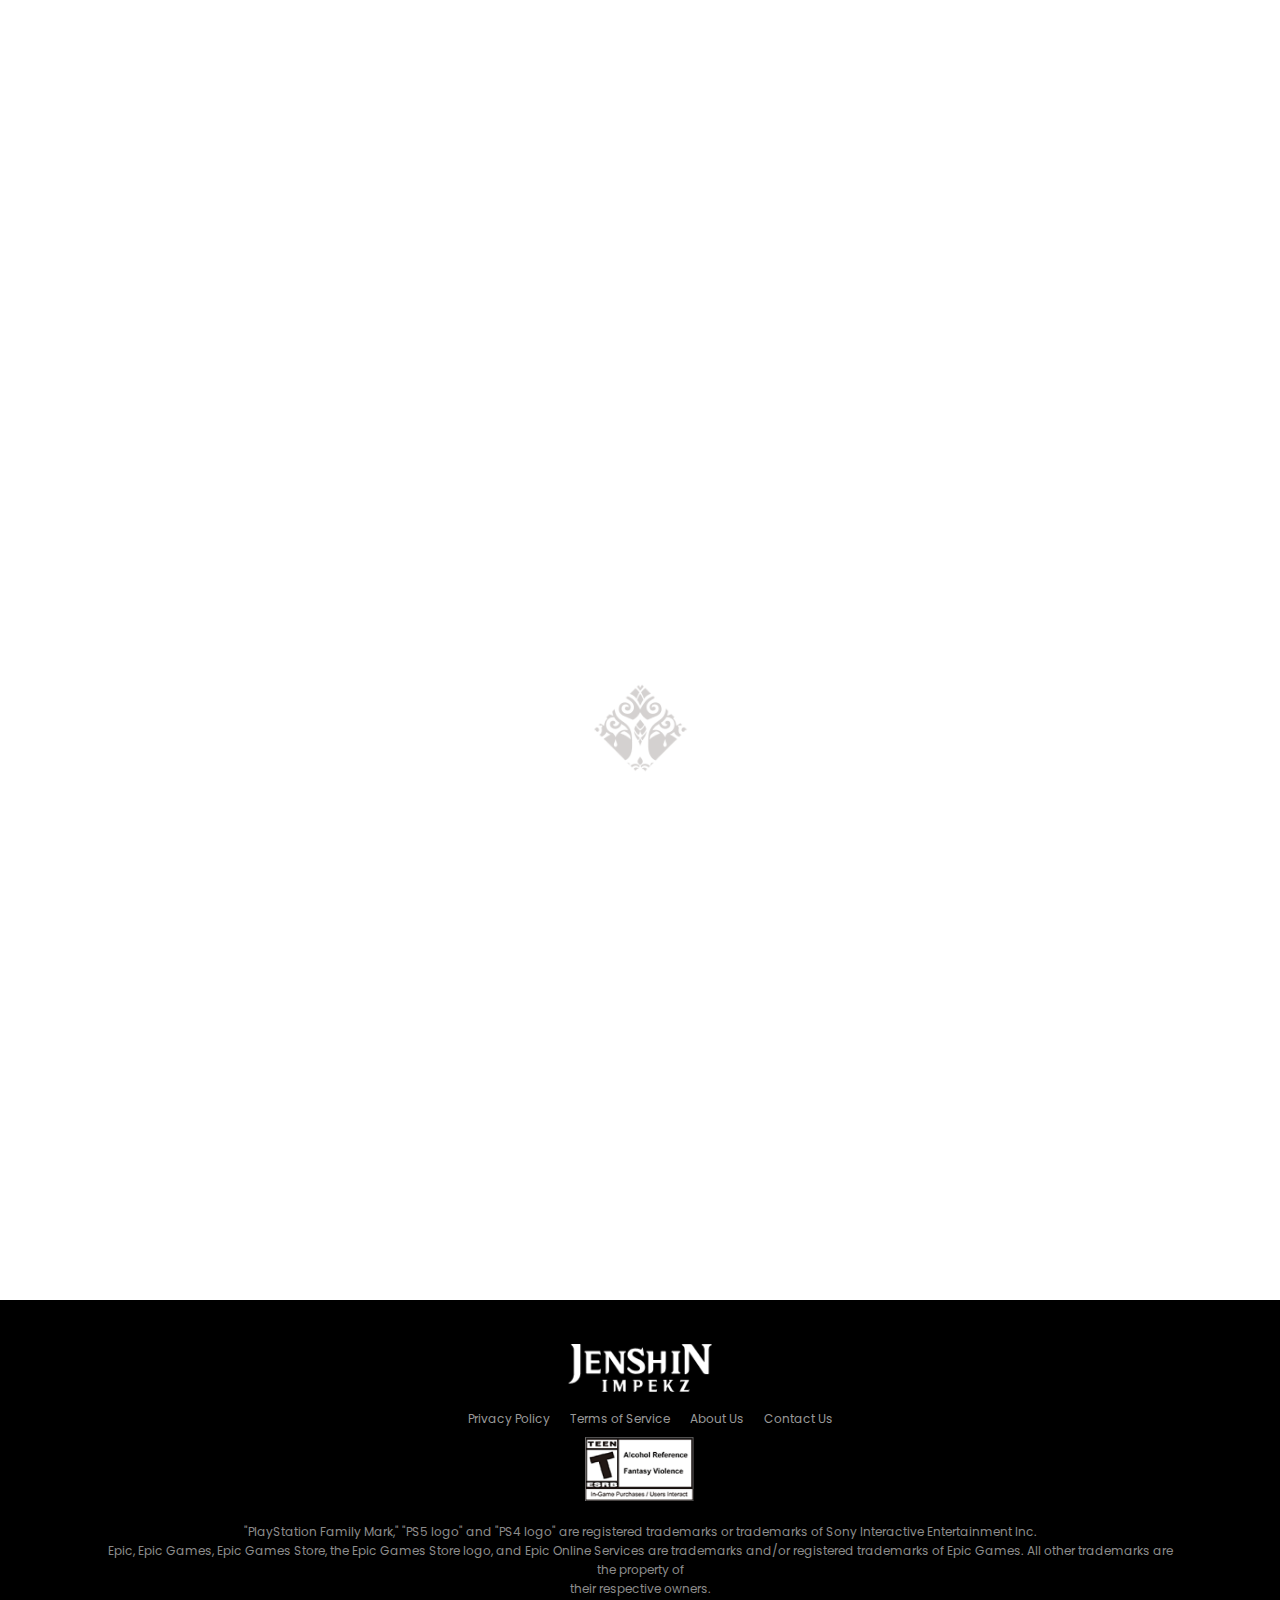
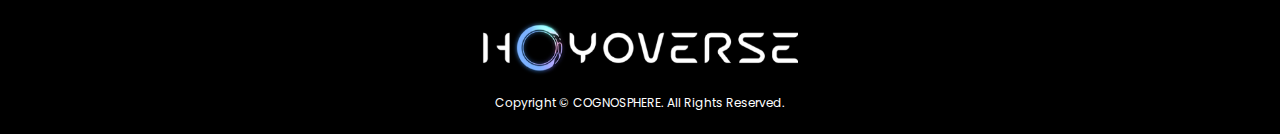
<file: map.html>
<!DOCTYPE html>
<html lang="en">

<head>
    <meta charset="UTF-8">
    <meta http-equiv="X-UA-Compatible" content="IE=edge">
    <meta name="viewport" content="width=device-width, initial-scale=1.0">
    <title>Home Page</title>

    <link rel="stylesheet" href="assets/css/index-style.css">
    <link rel="stylesheet" href="assets/css/footer.css">
    <link rel="stylesheet" href="/assets/css/nav.css">

    <link rel="stylesheet" href="/assets/css/map/map.css">

    <!-- Google Fonts -->
    <link rel="preconnect" href="https://fonts.googleapis.com">
    <link rel="preconnect" href="https://fonts.gstatic.com" crossorigin>
    <link href="https://fonts.googleapis.com/css2?family=Poppins:wght@100;300;400;500;600;700;800;900&display=swap"
        rel="stylesheet">

    <!-- Fontawsome -->
    <link href="https://cdnjs.cloudflare.com/ajax/libs/font-awesome/6.3.0/css/all.min.css" rel="stylesheet">
</head>

<body>
    <nav id="nav">
        <a href="/index.html"><img src="assets/image/logo.png" class="logo-img" width="362" height="66" alt=""></a>

        <ul class="nav-cover">
            <li><a href="/index.html" class="nav-item">HOME</a></li>
            <li><a href="/characters.html" class="nav-item">CHARACTERS</a></li>
            <li class="active"><a href="/map.html" class="nav-item active">MAPS</a></li>
            <li><a href="/about.html" class="nav-item">ABOUT</a>
        </ul>

        <div class="right-content">
            <li>
                <a href="/register.html" class="nav-item" class="log-in-link">
                    Sign Up
                </a>
            </li>
        </div>
        <a href="#" type="button" class="btn-download">
            Download
        </a>

        <i class="fa-solid fa-bars" id="btn-side"></i>
    </nav>

    <div id="sidebar">
        <div class="top-content">
            <div class="close">
                <i id="btn-close-side" class="fa-solid fa-xmark"></i>
            </div>
            <ul class="side-cover">
                <li><a href="/index.html" class="nav-item">HOME</a></li>
                <li><a href="/characters.html" class="nav-item">CHARACTERS</a></li>
                <li class="active"><a href="/map.html" class="nav-item active">MAPS</a></li>
                <li><a href="/about.html" class="nav-item">ABOUT</a>
            </ul>
        </div>

        <div class="bottom-content">
            <li>
                <a href="/register.html" class="nav-item" class="log-in-link">
                    Sign Up
                </a>
            </li>
        </div>
    </div>

    <div class="content">
        <section class="teyvat">
            <h3>TEYVAT</h3>
            <div class="arrow-bg"></div>
            <p>You have arrived in Teyvat — a fantasy world where the seven elements flow and converge. <br>
                In the distant past, the Archons granted mortals unique elemental abilities. With the help of such powers,
                people formed a bountiful homeland out of the wilderness. However, 500 years ago, the collapse of an
                ancient civilization turned the universe upside down...
                Though the calamity the world suffered has ceased, peace has yet to be restored.
            </p>
    
            <a href="#mondstat">Explore the teyvat</a>
        </section>
        <section class="map mondstat" id="mondstat">
            <div class="icon"></div>
            <div class="title">
                <div class="arrow"></div>
                <h3>Mondstadt</h3>
                <div class="arrow"></div>
            </div>
    
            <p>
                A city of freedom that lies in the northeast of Teyvat. <br>
                From amongst mountains and wide-open plains, carefree breezes carry the scent of dandelions — a gift
                from the Anemo God, Barbatos — across Cider Lake to Mondstadt, which sits on an island in the middle of
                the lake.
            </p>
    
        </section>
        <section class="map liyue">
            <div class="icon"></div>
            <div class="title">
                <div class="arrow"></div>
                <h3>Liyue</h3>
                <div class="arrow"></div>
            </div>
    
            <p>
                A bountiful harbor that lies in the east of Teyvat. <br>
                Mountains stand tall and proud alongside the stone forest, that together with the open plains and
                lively rivers make up Liyue's bountiful landscape, which shows its unique beauty through each of the
                four seasons. Just how many gifts from the Geo God lie in wait amongst the rocks of Liyue's mountains?
            </p>
        </section>
        <section class="map inazuma">
            <div class="icon"></div>
            <div class="title">
                <div class="arrow"></div>
                <h3>Inazuma</h3>
                <div class="arrow"></div>
            </div>
    
            <p>
                An Isolated Archipelago Far East of Teyvat <br>
                Overcome endless thunderstorms and set foot on the islands of red maple and cherry blossoms. On winding
                shores and towering cliffs, and in forests and mountains full of secrets, witness the Eternity pursued
                by Her Excellency, the Almighty Narukami Ogosho.
            </p>
        </section>
        <section class="map sumeru">
            <div class="icon"></div>
            <div class="title">
                <div class="arrow"></div>
                <h3>Sumeru</h3>
                <div class="arrow"></div>
            </div>
    
            <p>
                A city of freedom that lies in the northeast of Teyvat. <br>
                From amongst mountains and wide-open plains, carefree breezes carry the scent of dandelions
                — a gift from the Anemo God, Barbatos — across Cider Lake to Mondstadt, which sits on an
                island in the middle of the lake.
            </p>
        </section>
    </div>

    <footer>
        <img width="144.52" src="/assets/image/logo-footer.png" alt="">
        <div class="link">
            <a href="#">Privacy Policy</a>
            <a href="#">Terms of Service</a>
            <a href="#">About Us</a>
            <a href="#">Contact Us</a>
        </div>
        <img width="129.84" src="/assets/image/teen-icon.png" alt="">
        <p>
            "PlayStation Family Mark," "PS5 logo" and "PS4 logo" are registered trademarks or trademarks of Sony
            Interactive Entertainment Inc. <br>
            Epic, Epic Games, Epic Games Store, the Epic Games Store logo, and Epic Online Services are trademarks
            and/or registered trademarks of Epic Games. All other trademarks are the property of <br> their respective
            owners.
        </p>
        <img class="logo-hoyo" width="316.44" src="/assets/image/hoyo-icon-text.png" alt="">
        <div class="copyright">
            Copyright © COGNOSPHERE. All Rights Reserved.
        </div>
    </footer>

    <script src="/assets/js/nav.js"></script>
</body>

</html>
</file>
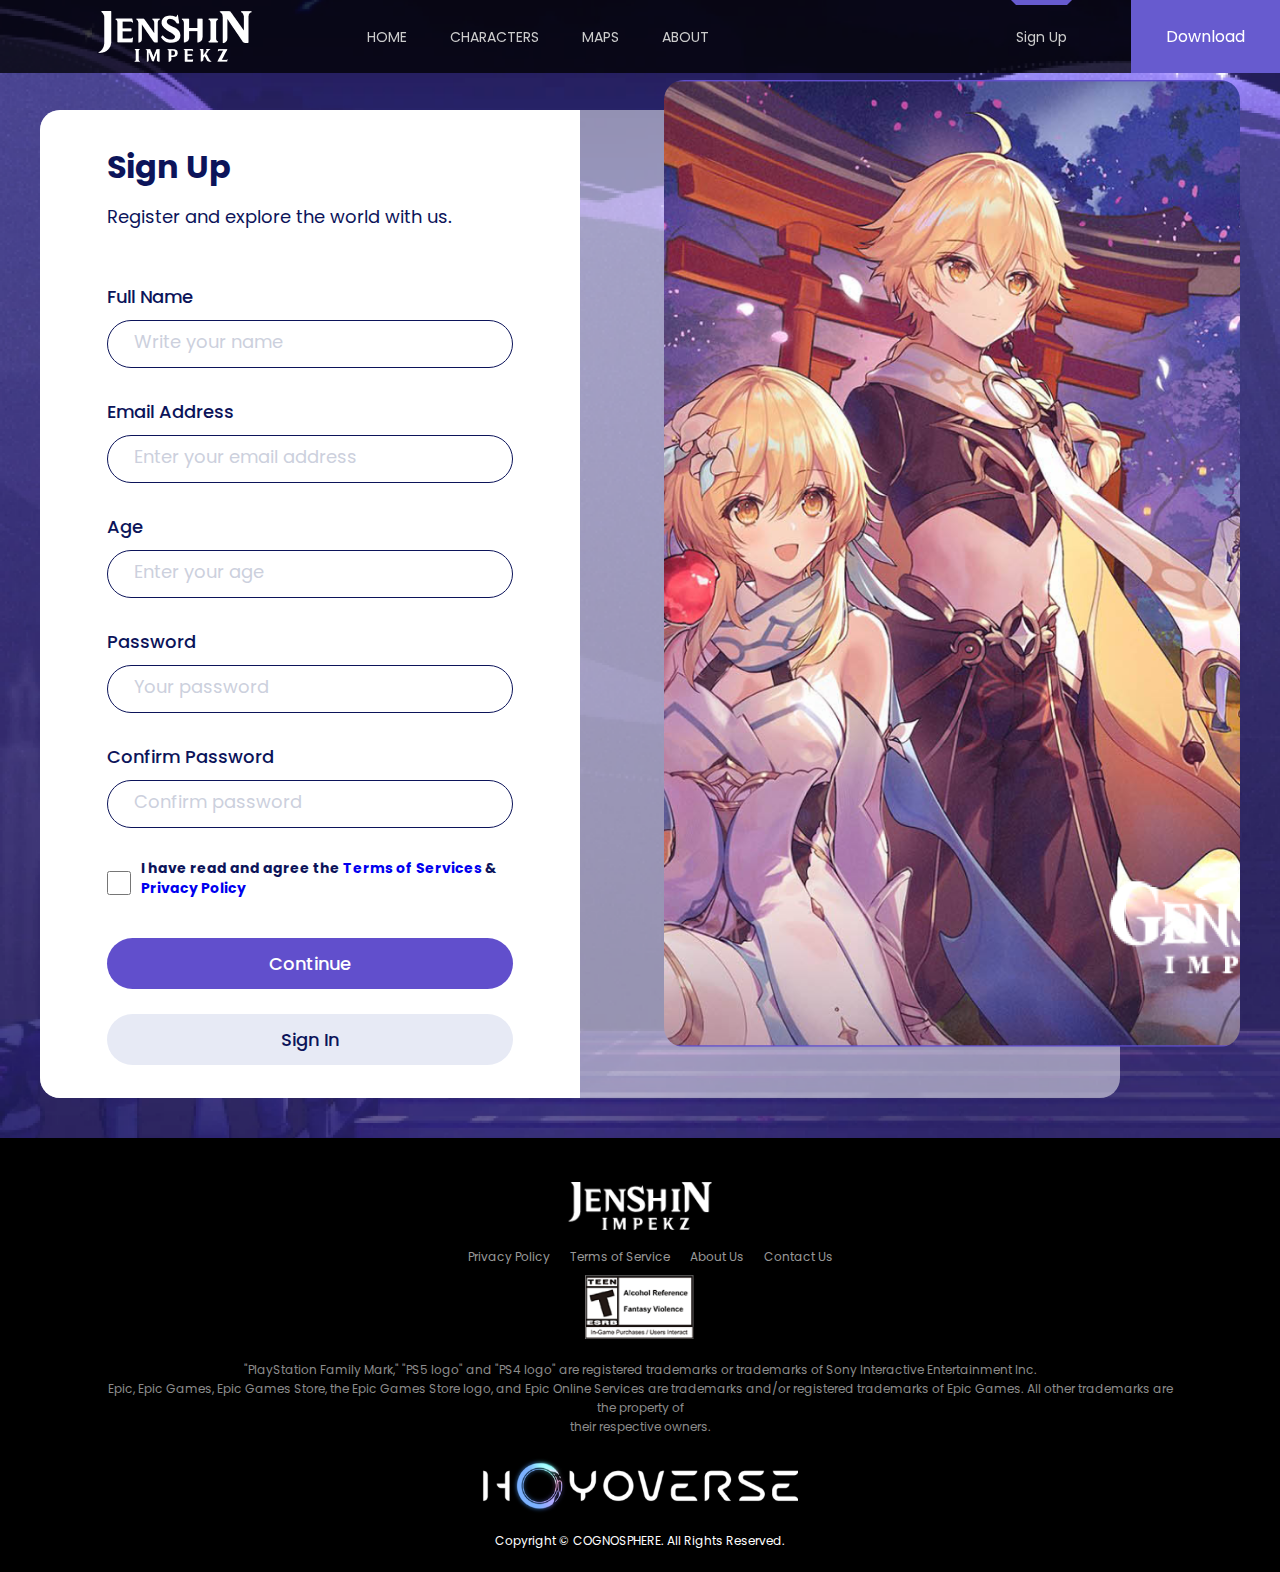
<file: register.html>
<!DOCTYPE html>
<html lang="en">
<head>
    <meta charset="UTF-8">
    <meta http-equiv="X-UA-Compatible" content="IE=edge">
    <meta name="viewport" content="width=device-width, initial-scale=1.0">
    <link rel="stylesheet" href="assets/css/index-style.css">
    <link rel="stylesheet" href="assets/css/footer.css">
    <link rel="stylesheet" href="/assets/css/nav.css">

    <link rel="stylesheet" href="assets/css/auth/card.css">
    <link rel="stylesheet" href="assets/css/auth/form.css">

    <!-- Google Fonts -->
    <link rel="preconnect" href="https://fonts.googleapis.com">
    <link rel="preconnect" href="https://fonts.gstatic.com" crossorigin>
    <link href="https://fonts.googleapis.com/css2?family=Poppins:wght@100;300;400;500;600;700;800;900&display=swap"
        rel="stylesheet">

    <!-- Fontawsome -->
    <link href="https://cdnjs.cloudflare.com/ajax/libs/font-awesome/6.3.0/css/all.min.css" rel="stylesheet">

    <title>Login Page</title>
</head>
<body>
    <nav id="nav">
        <a href="/index.html"><img src="assets/image/logo.png" class="logo-img" width="362" height="66" alt=""></a>

        <ul class="nav-cover">
            <li><a href="/index.html" class="nav-item">HOME</a></li>
            <li><a href="/characters.html" class="nav-item">CHARACTERS</a></li>
            <li><a href="/map.html" class="nav-item">MAPS</a></li>
            <li><a href="/about.html" class="nav-item">ABOUT</a>
            <li>
        </ul>

        <div class="right-content">
            <li class="active">
                <a href="/register.html" class="nav-item active" class="log-in-link">
                    Sign Up
                </a>
            </li>
        </div>
        <a href="#" type="button" class="btn-download">
            Download
        </a>

        <i class="fa-solid fa-bars" id="btn-side"></i>
    </nav>

    <div id="sidebar">
        <div class="top-content">
            <div class="close">
                <i id="btn-close-side" class="fa-solid fa-xmark"></i>
            </div>
            <ul class="side-cover">
                <li><a href="/index.html" class="nav-item">HOME</a></li>
                <li><a href="/characters.html" class="nav-item">CHARACTERS</a></li>
                <li><a href="/map.html" class="nav-item">MAPS</a></li>
                <li><a href="/about.html" class="nav-item">ABOUT</a>
            </ul>
        </div>

        <div class="bottom-content">
            <li class="active">
                <a href="/register.html" class="nav-item active" class="log-in-link">
                    Sign Up
                </a>
            </li>
        </div>
    </div>

    <div class="base">
        <section class="card">
            <div class="form-base">
                <h4>Sign Up</h4>
                <div class="txt">
                    Register and explore the world with us.
                </div>

                <form id="form-action" action="/index.html">
                    <div class="form-group">
                        <label for="name">Full Name</label>
                        <input class="form-input" type="text" name="name" autocomplete="none" placeholder="Write your name" id="name" required>
                    </div>
                    <div class="form-group">
                        <label for="email">Email Address</label>
                        <input class="form-input" type="email" name="email" placeholder="Enter your email address" id="email" required>
                    </div>
                    <div class="form-group">
                        <label for="age">Age</label>
                        <input class="form-input" type="number" name="age" placeholder="Enter your age" id="age" required>
                    </div>
                    <div class="form-group">
                        <label for="password">Password</label>
                        <input class="form-input" type="password" name="password" placeholder="Your password" id="password" required>
                    </div>
                    <div class="form-group">
                        <label for="confirm-password">Confirm Password</label>
                        <input class="form-input" type="password" name="confirm-password" placeholder="Confirm password" id="confirm-password" required>
                    </div>
                    <div class="form-group tos">
                        <input type="checkbox" id="checkbox" name="checkbox" required>
                        <h4>
                            I have read and agree the 
                            <a target="_blank" href="https://account.hoyoverse.com/#/about/userAgreement?lang=en-us">Terms of Services</a>
                            & 
                            <a target="_blank" href="https://account.hoyoverse.com/#/about/privacy?lang=en-us">Privacy Policy</a>
                        </h4>
                    </div>
                    <button class="btn btn-regis" id="btn-regis">Continue</button> <br>
                    <button class="btn btn-login">Sign In</button> 
                </form>
            </div>
            <div class="image-base">
                
            </div>
        </section>
    </div>

    <footer>
        <img width="144.52" src="/assets/image/logo-footer.png" alt="">
        <div class="link">
            <a href="#">Privacy Policy</a>
            <a href="#">Terms of Service</a>
            <a href="#">About Us</a>
            <a href="#">Contact Us</a>
        </div>
        <img width="129.84" src="/assets/image/teen-icon.png" alt="">
        <p>
            "PlayStation Family Mark," "PS5 logo" and "PS4 logo" are registered trademarks or trademarks of Sony
            Interactive Entertainment Inc. <br>
            Epic, Epic Games, Epic Games Store, the Epic Games Store logo, and Epic Online Services are trademarks
            and/or registered trademarks of Epic Games. All other trademarks are the property of <br> their respective
            owners.
        </p>
        <img class="logo-hoyo" class="hoyo" width="316.44" src="/assets/image/hoyo-icon-text.png" alt="">
        <div class="copyright">
            Copyright © COGNOSPHERE. All Rights Reserved.
        </div>
    </footer>

    <script src="assets/js/auth.js"></script>
</body>
</html>
</file>
<file: assets/css/index-style.css>
* {
    padding: 0px;
    margin: 0px;
    box-sizing: border-box;
    font-family: 'Poppins', sans-serif;
}

html {
    scroll-behavior: smooth;
    font-family: 'Poopins', sans-serif;
}

body {
    width: 100%;
}

section {
    width: 100%;
    height: 100vh;
}
</file>
<file: assets/css/footer.css>
footer {
    width: 100%;
    /* height: 444px; */

    background-color: #000000;

    display: flex;
    flex-direction: column;
    align-items: center;
    justify-content: center;

    padding: 24px 100px;
}

footer img:first-child{
    margin-top: 20px;
    margin-bottom: 20px;
}

footer .link {
    margin-bottom: 5px;
    display: flex;
    /* flex-direction: column; */
}

footer .link a{
    margin-left: 20px;
    
    font-style: normal;
    font-weight: 400;
    font-size: 12px;
    line-height: 14px;
    color: #999999;

    text-decoration: none;
}

footer p {
    margin-top: 15px;
    margin-bottom: 20px;

    font-style: normal;
    font-weight: 400;
    font-size: 12px;
    line-height: 19px;

    color: #8C8C8C;
    text-align: center;
}

footer .copyright  {
    font-style: normal;
    font-weight: 400;
    font-size: 12px;
    line-height: 14px;

    color: #FFFFFF;

    margin-top: 20px;
}

@media only screen and (max-width: 600px) {

    footer {
        padding: 28px 16px;
    }

    footer .link {
        flex-direction: column;
        justify-content: center;
        align-items: center;
    }
    footer .link a {
        margin-bottom: 10px;
        margin-left: 0;
    }

    footer .hoyo {
        width: 50%;
    }

    footer .logo-hoyo {
        width: 70%;
    }
}
</file>
<file: assets/css/nav.css>
nav {
    position: fixed;
    z-index: 999;
    top: 0;

    width: 100%;
    /* padding: 15px 0 15px 0; */

    display: flex;

    background-color: rgba(0, 0, 0, 0.75);
    
    transition: all 0.5s ease-in-out;
}

nav .nav-cover {
    margin-right: auto;
    display: flex;
 
    justify-content: center;
    align-items: center;
}

nav li {
    height: 100%;
    margin-right: 33px;

    list-style: none;

    display: flex;
    justify-content: center;
    align-items: center;

    border: 5px solid transparent;
}

nav li a {
    color: #cccccc;
    text-decoration: none;
    font-style: normal;
    font-weight: 400;
    font-size: 14px;
    line-height: 16px;
}


nav .nav-cover .active {
    color: #ffffff;
    /* padding-top: -5px; */
}

nav li.active {
    border-top: 5px solid #675BCF;
}


nav .nav-cover .nav-item:hover {
    color: #ffffff;
}

nav li:hover {
    border-top: 5px solid #675BCF;
}


nav .right-content {
    display: flex;
    align-items: center;

    margin-right: 2%;
}

nav .right-content li a{
    display: flex;
    justify-content: center;
    align-items: center;
}

nav .right-content li img{
    margin-left: 19px;
}

nav .btn-download {
    padding: 0 35px 0 35px;

    display: flex;
    justify-content: center;
    align-items: center;

    text-decoration: none;
    word-spacing: 10px;
    letter-spacing: 8%;
    color: #ffffff;
    font-size: 16px;
    font-weight: normal;

    background-color: #675BCF;
}

i.fa-bars {
    margin-right: 30px;

    color: #ffffff;
    font-size: 30px;

    display: none;
}

#sidebar {
    transform: translateX(100%);

    position: fixed;
    z-index: 999;
    right: 0;
    top: 0;

    width: 60%;
    height: 88vh;
    background-color: #ffffff;

    display: flex;
    flex-direction: column;

    transition: transform 0.5s ease-in-out;
}

#sidebar .close {
    width: 100%;
    height: 47px;

    background-color: #675BCF;

    display: flex;
    justify-content: flex-end;
    align-items: center;
    padding-right: 20px;

    font-size: 30px;
    color: #ffffff;
}

/* #sidebar .side-cover {
    height: 50%;
} */

#sidebar li {
    display: flex;
    flex-direction: column;

    padding: 10px 20px;
}

#sidebar li{
    list-style: none;
    width: 100%;

    border-bottom: 1px solid #d8d5d5;
}

#sidebar li a {
    text-decoration: none;
    color: #675BCF;
}

#sidebar li.active {
    border-left: 5px solid #1c1c1c;
}

#sidebar .side-cover li:last-child {
    margin-bottom: auto;
}

#sidebar .bottom-content {
    margin-top: auto;
    background-color: #675BCF;
    width: 100%;
}

#sidebar .bottom-content li {
    /* padding: 0; */
}

#sidebar .bottom-content li a {
    display: flex;
    align-items: center;
    
    color: white;
}

#sidebar .bottom-content li a img {
    margin-left: 20px;
}

@media only screen and (max-width: 900px) {
    nav {
        justify-content: space-between;
        align-items: center;
    }

    nav .nav-cover {
        display: none;
    }

    nav .right-content {
        display: none;
    }

    nav .btn-download {
        display: none;
    }

    nav .fa-solid {
        display: block;
    }

    nav img {
        width: 40%;
        height: 50%;

        margin-top: 10px;
        margin-bottom: 10px;
    }
}

/* https://genshinresource.tumblr.com/tagged/Character%20Avatars */
</file>
<file: assets/css/home/slider.css>
#slider {
    position: relative;

    overflow-x: hidden;
}

#slider .top-content {
    width: 100%;
    height: 100vh;

    position: absolute;
    z-index: 10;

    display: flex;
    flex-direction: column;
    align-items: start;
    justify-content: center;
    
    padding: 20vh 80px 0 80px;
}

#slider .slide-content {
    position: absolute;
    z-index: 0;
    width: 500%;
    height: 100vh;

    display: flex;

    transition: all 1s;
}

#slider .slide-content .sld {
    width: 100%;
    height: 100vh;
}
#slider .slide-content .img-1 {
    background-image: url("https://binusianorg-my.sharepoint.com/personal/ida_chandra_binus_ac_id/Documents/JenshinImpekzAssets/bg-slider.jpeg?csf=1&web=1&e=9fp3cO");
    background-size: cover;
}
#slider .slide-content .img-2 {        
    background-image: url("https://binusianorg-my.sharepoint.com/personal/ida_chandra_binus_ac_id/Documents/JenshinImpekzAssets/celebrate-jp-twitter-official-desktop-wallpaper-genshin.jpg?csf=1&web=1&e=9Y6wWn");
    background-size: cover;
}
#slider .slide-content .img-3 {
    background-image: url("https://binusianorg-my.sharepoint.com/personal/ida_chandra_binus_ac_id/Documents/JenshinImpekzAssets/hutao-oneplus-smartphone-collab-official-desktop-wallpaper-3.jpg?csf=1&web=1&e=gdZzrB");
    background-size: cover;
}
#slider .slide-content .img-4 {
    background-image: url("https://binusianorg-my.sharepoint.com/personal/ida_chandra_binus_ac_id/Documents/JenshinImpekzAssets/kiana.png?csf=1&web=1&e=6ZOVkg");
    background-size: cover;
}
#slider .slide-content .img-5 {
    background-image: url("https://binusianorg-my.sharepoint.com/personal/ida_chandra_binus_ac_id/Documents/JenshinImpekzAssets/zhongli-childe-official-wallpaper-genshin-impact.jpg?csf=1&web=1&e=sVnhqs");
    background-size: cover;
}


/* Title */
#slider .top-content h2 {
    font-style: normal;
    font-weight: 700;
    font-size: 3em;
    line-height: 67px;

    color: #FFFFFF;
}

#slider .top-content button {
    margin-top: 42px;

    width: 195px;
    height: 55px;

    font-style: normal;
    font-weight: 700;
    font-size: 16px;
    line-height: 22px;
    color: #ffffff;

    border-radius: 30px;
    border: none;

    background-color: rgba(0, 0, 0, 0.5);
}

#slider .top-content button:hover {
    color: #000000;
    background-color: #FFFFFF;

    border: 2px solid #675BCF;
    animation: ease-in .2s;
}

#slider .top-content .bottom {
    width: 100%;
    display: flex;
    justify-content: center;
    align-items: center;

    margin-top: auto;
    margin-bottom: 10px;
}

#slider .top-content .card-preview {
    width: 100%;
    /* background-color: red; */

    display: flex;
    justify-content: end;
    align-items: center;

    margin-right: 15px;
    padding-top: 10px;

    flex-wrap: wrap;
}

#slider .top-content .card-preview .card-child {
    width: 92px;

    display: flex;
    flex-direction: column;
    align-items: center;

    margin-left: 20px;
}

#slider .top-content .card-preview .card-child .image {
    width: 92px;
    height: 52px;
    margin-left: 15px;
    margin-top: 5px;

    border-radius: 7.5px;
    background-color: #333333;

    opacity: 0.8;
}

#slider .top-content .card-preview .card-child .line {    
    width: 92px;
    height: 5px;
    margin-left: 15px;
    margin-top: 7px;

    background-color: transparent;
    border-radius: 1.5px;
}

#slider .top-content .card-preview .card-child .image:hover {
    opacity: 1;
}

#slider .top-content .card-preview .active .image {
    opacity: 1;
}

#slider .top-content .card-preview .active .line {
    background-color: #ffffff;
}

#slider .top-content .card-preview .first .image {
    background-image: url("https://binusianorg-my.sharepoint.com/personal/ida_chandra_binus_ac_id/Documents/JenshinImpekzAssets/bg-slider.jpeg?csf=1&web=1&e=9fp3cO");
    background-size: cover;
    background-position: center;
}

#slider .top-content .card-preview .second .image {
    background-image: url("https://binusianorg-my.sharepoint.com/personal/ida_chandra_binus_ac_id/Documents/JenshinImpekzAssets/celebrate-jp-twitter-official-desktop-wallpaper-genshin.jpg?csf=1&web=1&e=9Y6wWn");
    background-size: cover;
    background-position: center;

}

#slider .top-content .card-preview .third .image {
    background-image: url("https://binusianorg-my.sharepoint.com/personal/ida_chandra_binus_ac_id/Documents/JenshinImpekzAssets/hutao-oneplus-smartphone-collab-official-desktop-wallpaper-3.jpg?csf=1&web=1&e=gdZzrB");
    background-size: cover;
    background-position: center;

}

#slider .top-content .card-preview .fourth .image {
    background-image: url("https://binusianorg-my.sharepoint.com/personal/ida_chandra_binus_ac_id/Documents/JenshinImpekzAssets/kiana.png?csf=1&web=1&e=6ZOVkg");
    background-size: cover;
    background-position: center;

}

#slider .top-content .card-preview .fifth .image {
    background-image: url("https://binusianorg-my.sharepoint.com/personal/ida_chandra_binus_ac_id/Documents/JenshinImpekzAssets/zhongli-childe-official-wallpaper-genshin-impact.jpg?csf=1&web=1&e=sVnhqs");
    background-size: cover;
    background-position: center;
}

#slider .top-content .card-preview img {
    margin-left: 15px;
}


@media only screen and (max-width : 800px) {
    #slider .top-content h2 {
        font-size: 40px;
        line-height: 60px;
    }

    #slider .top-content .card-preview .card-child .image {
        width: 80px;
        height: 40px;
    }

    #slider .top-content .card-preview .card-child .line {
        width: 80px;
    }

}

@media only screen and (max-width : 600px) {
    #slider .top-content {
        padding-left: 40px;
    }
    
    #slider .top-content h2 {
        font-size: 35px;
        line-height: 40px;
    }

    #slider .top-content button {
        width: 120px;
        height: 40px;
    }

    #slider .top-content .card-preview {
        justify-content: center;
    }
}

@media only screen and (max-width : 480px) {
    #slider .top-content .bottom {
        display: none;
    }

    #slider .slide-content .sld {
        background-position-x: -200px;
    }
}
</file>
<file: assets/css/home/content.css>
.content {
    position: relative;
    overflow-y: hidden;
}

.content .bg-main {
    position: absolute;
    width: 100%;

    z-index: -1;

    top: 100vh;

    /* transition: all 0.1s ease-in-out; */
}

.content .blank-space {
    height: 50vh;
    display: flex;
    justify-content: center;
    align-items: center;
}

.content .log {
    position: absolute;
    z-index: -1;
    width: 100%;
    height: 100vh;
    display: flex;
    justify-content: center;
    align-items: center;
}

.content .hoyo {
    width: 650px;
    height: 500px;
    background-image: url("/assets/image/hoyo-logo.png"); 
    background-size: cover;
    background-position: center;
    
    position: fixed;
    z-index: -1;
    margin-right: auto;
    margin-block-end: auto;
}

@media only screen and (max-width: 800px) {
    .content .blank-space {
        height: 15vh;
    }   

    .content .hoyo {
        width: 450px;
        height: 400px;
    }

    .content .bg-main {
        top: 150vh;
    }
}
</file>
<file: assets/css/home/character.css>
.character {
    z-index: 10;
    height: 125vh;
}

.content .character {
    z-index: 1;
    position: relative;

    background-color: #ffffff;
    
    display: flex;
    align-items: center;
    justify-content: center;
}

.content .character .content-top {
    width: 100%;
    height: 100%;
    position: absolute;

    display: flex;
    justify-content: space-between;
}

.content .character .content-top .eternity {
    width: 295px;
    height: 100%;

    background: rgba(226, 226, 226, 0.5);

    display: flex;
    align-items: center;
    justify-content: center;
}

.content .character .content-top .eternity img {
    width: 80px;
}

.content .character .content-top .details {
    width: 500px;
    height: 100%;

    border-bottom: 125vh solid #1c1c1c;
    border-left: 100px solid transparent;
}

.content .character .content-top .details .val {

    display: flex;
    align-items: end;
    flex-direction: column;

    padding-right: 80px;
    padding-top: 50px;
}


.content .character .content-top .details h4 {
    font-style: normal;
    font-weight: 500;
    font-size: 30px;
    line-height: 32px;
    letter-spacing: 0.02em;
    
    color: #FFFFFF;

    margin-bottom: 24px;
    text-align: right;
}

.content .character .content-top .details h3 {
    font-style: normal;
    font-weight: 700;
    font-size: 64px;
    line-height: 60px;

    /* or 94% */

    /* display: flex; */
    text-align: right;

    color: #614FCC;

    margin-bottom: 30px;
}

.content .character .content-top .details .voice {
    margin-top: 47px;
    margin-bottom: 50px;

    width: 320px;
    height: 52px;
    background-color: white;

    display: flex;
    align-items: center;
    justify-content: space-between;
}

.content .character .content-top .details .voice h4 {
    margin: auto;

    font-style: normal;
    font-weight: 400;
    font-size: 22px;
    line-height: 27px;
    /* identical to box height, or 123% */

    color: #24333C;
}

.content .character .content-top .details .voice .mic {
    width: 52px;
    height: 100%;

    border: 3px solid #614FCC;
    background-color: #44437A;

    display: flex;
    align-items: center;
    justify-content: center;
}


.content .character .content-top .details .voice .mic img {
    width: 30px;
    height: 30px;
}

.content .character .content-top .details .preview-skill {
    width: 100%;
}

.content .character .content-top .details .preview-skill .prev {
    width: 229px;
    height: 135px;

    border: 2px solid #614FCC;
    background-color: #24333C;

    margin-bottom: 20px;
}

.content .character .content-top .details .preview-skill .prev.first {
    background-image: url("https://binusianorg-my.sharepoint.com/personal/ida_chandra_binus_ac_id/Documents/JenshinImpekzAssets/gif1.gif?csf=1&web=1&e=fZqD2d");
    background-size: cover;
}

.content .character .content-top .details .preview-skill .prev.second {
    background-image: url("https://binusianorg-my.sharepoint.com/personal/ida_chandra_binus_ac_id/Documents/JenshinImpekzAssets/gif2.gif?csf=1&web=1&e=yi6QkR");
    background-size: cover;
    margin-left: auto;
}

.content .character .content-top .details button {
    margin-top: 15px;

    width: 107px;
    padding: 13px 22px;

    background-color: #614FCC;
    border-radius: 30px;

    letter-spacing: 0.02em;
    color: #FFFFFF;

    outline: none;
    border: none;
}

.content .character .image {
    width: 100%;
    height: 110vh;

    margin-top: auto;
    bottom: 0;

    background-image: url("/assets/image/raiden-shogun.png");
    background-size: contain;
    background-position: left;
    background-repeat: no-repeat;
}

@media only screen and (max-width: 1000px) {
    .content .character .content-top .eternity img {
        width: 60px;
    }

    .content .character .image {
        background-position-x: -100px;  
        background-position-y: 100px;
    }

    .content .character .content-top .eternity {
        width: 200px;
    }


    .content .character .content-top .details {
        width: 400px;

        border-bottom: 125vh solid #1c1c1c;
        border-left: 120px solid transparent;

        
        display: flex;
        flex-direction: column;
        align-items: end;
    }
    
    .content .character .content-top .details .val {
        padding-right: 30px;
    }

    .content .character .content-top .details h4 {
        font-size: 22px;
        margin-left: auto;
        /* background-color: red; */
    }

    .content .character .content-top .details h3 {
        font-size: 50px;
        margin-left: auto;
    }

    .content .character .content-top .details .voice {
        width: 250px;
        height: 48px;

        margin-bottom: 30px;
    }


    .content .character .content-top .details .voice h4 {
        font-size: 16px;
    }

    .content .character .content-top .details .preview-skill .prev {
        width: 180px;
        height: 95px;
    }
}


@media only screen and (max-width: 800px) {
    .content .character .image {
        background-position-x: -150px;  
        background-position-y: 36vh;
    }

    .content .character .content-top .details {
        width: 300px;
        border: none;
        background-color: #1c1c1c;
        
        display: flex;
        flex-direction: column;
        align-items: end;
    }

    .content .character .content-top .eternity  {
        opacity: 0;
    }
}

@media only screen and (max-width: 600px) {

    .character {
        height: 60vh;
    }

    .content .character .content-top .details .val {
        width: 100%;

        padding-left: 22px;
        padding-right: 22px;
        padding-top: 30px;

        align-items: start;
        justify-content: space-between;

        flex-direction: row;
    }

    .content .character .content-top .eternity  {
       display: none;
    }
    
    .content .character .content-top .details {
        width: 100%;
        height: 220px;

        margin-top: auto;
        align-items: start;

        background-color: transparent;

        background-image: url("/assets/image/mobile-card.png");
    }

    .content .character .content-top .details h4 {
        font-size: 20px;
        line-height: 32px;
        margin-bottom: 0;

        margin-left: 0;

        text-align: left;
    }

    .content .character .content-top .details h3 {
        margin-top: 5px;
        font-size: 24px;
        line-height: 24px;
        text-align: left;

        margin-left: 0;
        margin-bottom: 0;
    }

    .content .character .content-top .details .line-powder {
        margin-top: 10px;
        width: 100px;
    }

    .content .character .content-top .details .voice {
        width: 100%;
        height: 25px;
        margin-top: 15px;
    }

    .content .character .content-top .details .voice h4 {
        font-size: 12px;
    }

    .content .character .content-top .details .voice .mic img {
        width: 14px;
        height: 14px;
    }

    .content .character .content-top .details .voice .mic {
        width: 25px;
    }

    .content .character .content-top .details .val button {
        display: none;
    }

    .content .character .content-top .details .preview-skill .prev {
        width: 70%;
        height: 56px;
    }

    .content .character .content-top .details .cth {
        margin-right: 22px;
        flex-shrink: 2;
    }

    .content .character .content-top .details .preview-skill {
        width: 40%;
        padding-top: 20px;
    }

    .content .character .image {
        width: 100%;
        height: 100%;
        background-position-x: center;
        background-position-y: 10px;
    }
}
</file>
<file: assets/css/home/weapon.css>
.content .weapon {
    width: 100%;
    height: 120vh;
    background-image: url("/assets/image/bg-weapon.png");
    background-size: cover;

    position: relative;
    z-index: 1;
}

.content .weapon::after {
    position: absolute;
    bottom: 0;
    z-index: -1;
    content: '';
    width: 100%;
    height: 100px;
    background-image: linear-gradient(to top, #272059, transparent);
}
/* .content .weapon::before {
    position: absolute;
    top: 0;
    z-index: -1;
    content: '';
    width: 100%;
    height: 100px;
    background-image: linear-gradient(to bottom #272059, transparent);
} */

.content .weapon .details {
    width: 80%;
    height: 100%;

    border-bottom: 120vh solid #ffffff;
    border-right: 300px solid transparent;
}

.content .weapon .details .val {
    width: 65vw;
    padding-left: 80px;
    padding-top: 50px;

    display: flex;
    flex-direction: column;
    align-items: start;
    justify-content: start;
}

.content .weapon .details h4 {
    font-style: normal;
    font-weight: 500;
    font-size: 40px;
    line-height: 32px;
    text-align: center;
    letter-spacing: 0.02em;

    margin-bottom: 31px;
}

.content .weapon .details h3 {
    font-style: normal;
    font-weight: 700;
    font-size: 3.2em;
    line-height: 60px;
    color: #614FCC;

    margin-bottom: 25px;
} 

.content .weapon .details .line {
    display: flex;

    margin-bottom: 25px;
}

.content .weapon .details .line .lines {
    height: 8px;
    background-color: #000000;
    border-radius: 10px;

    margin-right: 26px;
}

.content .weapon .details .line .lines.dot1 {
    width: 65px;
}

.content .weapon .details .line .lines.dot2 {
    width: 12px;
}

.content .weapon .details .line .lines.dot3 {
    width: 19px;
}

.content .weapon .details .skills {
    display: flex;
    flex-direction: column;
    align-items: start;
    justify-content: start;
}

.content .weapon .details .skills h4 {
    font-style: normal;
    font-weight: 500;
    font-size: 24px;
    line-height: 20px;
    text-align: left;
    color: #614FCC;

    margin-bottom: 15px;
}

.content .weapon .details .skills {
    margin-right: 200px;
    font-style: normal;
    font-weight: 400;
    font-size: 16px;
    line-height: 20px;
    text-align: justify;
    color: #24333C;
}

.content .weapon .details .stars {
    width: 130px;
    height: 35px;
    background-image: url("/assets/image/stars.png");
    background-size: cover;

    margin-bottom: 51px;
}


.content .weapon .details .skills button {
    width: 129px;
    height: 60px;

    border-radius: 30px;
    border: none;

    font-style: normal;
    font-weight: 500;
    font-size: 20px;
    line-height: 32px;
    letter-spacing: 0.02em;
    color: #fff;

    background-color: #614FCC;
    box-shadow: 0px 3px 5px rgba(0, 0, 0, 0.25);

    margin-left: auto;
    margin-top: 20px;
    margin-bottom: 64px;

    text-align: center;
}

.content .weapon .image {
    position: absolute;
    z-index: 1;
    top: 10%;
    left: 45%;

    width: 50%;
    height: 70%;
    background-image: url("https://binusianorg-my.sharepoint.com/personal/ida_chandra_binus_ac_id/Documents/JenshinImpekzAssets/weapon-img.png?csf=1&web=1&e=uQc44u");
    background-size: contain;
    background-position: center;
    background-repeat: no-repeat;
}


@media only screen and (max-width: 900px) {
    .content .weapon .details .skills p {
        font-size: 14px;
        line-height: 16px;
    }
}

@media only screen and (max-width: 800px) {
    .content .weapon .details .val {
        padding-left: 30px;
    }

    .content .weapon .details h4 {
        font-size: 30px;
    }

    .content .weapon .details h3 {
        font-size: 45px;
        line-height: 40px;
    }

    .content .weapon .details .skills p {
        font-size: 14px;
        line-height: 16px;
    }
}

@media only screen and (max-width: 600px) {
    .content .weapon .details {
        width: 100vw;
        background-image: url("/assets/image/mobile-card-weapon.png");
        background-size: 100vw 30vh;
        background-repeat: no-repeat;
    }

    .content .weapon {
        height: 40vh;

        background-image: unset;
        overflow-x: hidden;

        padding-top: 5vh;
    }
    
    .content .weapon .details .val {
        width: 100vw;
        padding-left: 20px;
        padding-top: 10px;
    }

    .content .weapon::after {
        display: none;
    }

    .content .weapon .details {
        border: none;
    }

    .content .weapon .details .val h4{
        font-size: 20px;
        line-height: 32px;

        margin-bottom: 5px;
    }

    .content .weapon .details .val h3{
        font-size: 24px;
        line-height: 20px;

        text-align: left;

        margin-bottom: 15px;
    }

    .content .weapon .details .skills {
        width: 100%;
    }

    .content .weapon .details .skills button {
        display: none;
    }

    .content .weapon .details .skills p {
        display: none;
    }

    .content .weapon .details .line {
        margin-bottom: 15px;
    }

    .content .weapon .details .line .lines {
        height: 5px;
        background-color: #000000;
        border-radius: 10px;

        margin-right: 8px;
    }

    .content .weapon .details .line .lines.dot1 {
        width: 10px;
    }
    
    .content .weapon .details .line .lines.dot2 {
        width: 20px;
    }
    
    .content .weapon .details .line .lines.dot3 {
        width: 30px;
    }

    .content .weapon .details .stars {
        width: 60px;
        height: 20px;
        background-image: url("/assets/image/stars.png");
        background-size: contain;
        background-repeat: no-repeat;
        background-position: left;
    
        margin-bottom: 5px;
    }

    .content .weapon .details .val .skills h4 {
        font-size: 20px;
        text-align: left;
        margin-right: 0;
        
        line-height: 20px;
    }

    .content .weapon .image {
        width: 60%;
        height: 75%;
        top: -10%;
        left: 45%;
    }

}
</file>
<file: assets/css/about/background-main.css>
.content {
    width: 100%;
    margin-top: 85vh;

    position: relative;

    z-index: 10;

    overflow: hidden;
}

#welcome {
    width: 100%;
    height: 85vh;

    display: flex;
    justify-content: center;
    align-items: end;

    position: absolute;
    z-index: 0;
    top: 0;
}

#welcome img {
    width: 60%;
}

img.bg-main{
    width: 100%;
    position: absolute;
    top: 0;
    z-index: -2;
}

.val {
    padding-top: 180px;
    display: flex;
    flex-direction: column;
}

footer {
    z-index: 20;
    margin-top: -10px;
}

section {
    height: unset;
}

@media only screen and (max-width: 900px) {
    .val {
        padding-top: 20%;
    }

    .content {
        margin-top: 85vh;
    }
}
</file>
<file: assets/css/about/welcome.css>
body {
    width: 100%;
    background-image: url("https://binusianorg-my.sharepoint.com/personal/ida_chandra_binus_ac_id/Documents/JenshinImpekzAssets/about-bg-first.png?csf=1&web=1&e=QnpeJB");    
    background-position: center;
    background-size: cover;
    background-attachment: fixed;
    background-repeat: no-repeat;
}
</file>
<file: assets/css/about/game-videos.css>
.game-videos {
    width: 100%;
}

.game-videos .title {
    display: flex;
    justify-content: center;
    align-items: center;
}

.game-videos .title .arrow:nth-child(3) {
    -webkit-transform: scaleX(-1);
    transform: scaleX(-1);
}

.game-videos .title .arrow {
    width: 384px;
    height: 14.03px;
    background-image: url("/assets/image/arrow-single.png");
    background-size: cover;
}

.game-videos .title h3{
    font-style: normal;
    font-weight: 600;
    font-size: 40px;
    text-align: center;

    color: #FFFFFF;
    
    margin-right: 10px;
    margin-left: 10px;
}

.slide-cover {
    width: 100%;
    overflow: hidden;
}

.slide-group {
    margin-top: 50px;
    width: 500%;

    display: flex;

    transform: translateX(-11.5%);
    transition: transform 1s ease-in-out;

}

.slide-group .slide {
    width: 90%;
    height: 35vw;

    border: 1px solid #FFFFFF;

    margin-left: 40px;
}

.slide-indicator {
    display: flex;
    justify-content: center;
    align-items: center;

    margin-top: 50px;
}

.slide-indicator .indicator {
    width: 20px;
    height: 20px;

    background-image: url("/assets/image/star-point.webp");
    background-size: cover;

    margin-left: 10px;
}

.slide-indicator .indicator.active {
    background-image: url("/assets/image/star-point-active.webp");
}

.slide-indicator .indicator:first-child {
    margin-left: 0;
}

.slide-indicator .indicator.active {
    background-image: url("/assets/image/star-point-active.webp");
}

@media only screen and (max-width: 900px){
    .game-videos .title h3{
        font-size: 30px;
    }

    .game-videos .title .arrow {
        width: 204px;
        height: 14.03px;
        background-size: contain;
        background-repeat: no-repeat;
    }
}


@media only screen and (max-width: 500px){
    .slide-group .slide {
        margin-left: 10px;
    }

    .game-videos .title {
        margin-bottom: 10px;
    }
    
    .game-videos .title h3{
        line-height: 25px;
        font-size: 20px;
    }

    .game-videos .title .arrow {
        display: none;
    }

    .slide-cover {
        margin-top: -40px;
    }

    .slide-indicator {
        margin-top: 20px;
    }

    .slide-indicator .indicator {
        width: 15px;
        height: 15px;
    
        margin-left: 5px;
    }
}
</file>
<file: assets/css/about/game-features.css>
.game-features {
    width: 100%;

    margin-top: 10%;
}

.game-features .title {
    display: flex;
    justify-content: center;
    align-items: center;

    margin-bottom: 36px;
}

.game-features .title h3 {
    display: flex;
    justify-content: center;
    align-items: center;

    margin-right: 10px;
    margin-left: 10px;

    font-style: normal;
    font-weight: 600;
    font-size: 40px;
    text-align: center;

    color: #FFFFFF;
}

.game-features .title .arrow:nth-child(3) {
    -webkit-transform: scaleX(-1);
    transform: scaleX(-1);
}

.game-features .title .arrow {
    width: 40%;
    height: 14.03px;
    background-image: url("/assets/image/arrow-single.png");
    background-size: cover;
}

.card-content {
    height: 35vw;
    margin: 0 10% 50px 10%;

    position: relative;

    padding-left: 10%;
    padding-top: 30px;
}

.card-content .card {
    width: 40%;
    height: 95%;

    padding: 10px 40px 0 40px;

    position: absolute;
    z-index: 1;

    top: 0;

    background-image: url("/assets/image/card-about.png");
    background-size: 100%;
    background-repeat: no-repeat;

    display: flex;
    flex-direction: column;
    align-items: center;
    justify-content: center;
}

.card-content.left .card {
    left: 0;

    display: flex;
    justify-content: center;
    align-items: center;
}

.card-content .card h4{
    margin-top: -60px;

    font-style: normal;
    font-weight: 700;
    font-size: 25px;
    line-height: 30px;

    color: #654F42;
    text-align: center;
}

.card-content .card p {
    margin-top: 14px;

    font-style: normal;
    font-weight: 400;
    font-size: 14px;
    line-height: 20px;

    text-align: justify;

    color: #78604B;
}

.card-content .bg-preview {
    width: 100%;
    height: 100%;

    background-size: 100% 100%;
    background-repeat: no-repeat;
}

.card-content:nth-child(2) .bg-preview {
    background-image: url("https://binusianorg-my.sharepoint.com/personal/ida_chandra_binus_ac_id/Documents/JenshinImpekzAssets/About-Card/first.png?csf=1&web=1&e=kutbQj");
}
.card-content:nth-child(3) .bg-preview {
    background-image: url("https://binusianorg-my.sharepoint.com/personal/ida_chandra_binus_ac_id/Documents/JenshinImpekzAssets/About-Card/second.png?csf=1&web=1&e=bVHFTc");
}
.card-content:nth-child(4) .bg-preview {
    background-image: url("https://binusianorg-my.sharepoint.com/personal/ida_chandra_binus_ac_id/Documents/JenshinImpekzAssets/About-Card/third.png?csf=1&web=1&e=sJabLh");
}
.card-content:nth-child(5) .bg-preview {
    background-image: url("https://binusianorg-my.sharepoint.com/personal/ida_chandra_binus_ac_id/Documents/JenshinImpekzAssets/About-Card/fourth.png?csf=1&web=1&e=GlCWtY");
}

.card-content.right {
    padding-left: 0;
    padding-right: 10%;
    padding-top: 30px;
}

.card-content.right .card {
    right: 0;
}


.card-content:last-child {
    margin-bottom: 10px !important;
}


@media only screen and (max-width: 900px) {
    .game-features {
        margin-top: -15%;
        transform: scale(0.8);
    }

    .card-content .card h4{
        font-size: 18px;
        line-height: 18px;
    }
    
    .card-content .card p {
        font-size: 10px;
        line-height: 15px;

        margin-top: 10px;
    }

    .game-features .title {
        width: 100%;
        margin-bottom: 30px;
    }

    .game-features .title h3 {
        font-size: 30px;
    }

    .game-features .title .arrow {
        width: 200px;
        background-size: contain;
        background-repeat: no-repeat;
    }
}

@media only screen and (max-width: 750px) {
    .game-features {
        transform: scale(1);
        margin-top: 10%;
    }

    .cards {
        display: flex;
        flex-wrap: wrap;

        padding: 0 20px 0 20px;
    }

    .card-content {   
        flex: 50%;

        width: 100%;
        height: 60vw;

        padding: 10px !important;

        display: flex;
        flex-direction: column-reverse;
        margin: 0;
    }

    .card-content .bg-preview {
        width: 100%;
        height: 100%;
    
        background-size: cover;
        background-repeat: no-repeat;
    }

    .card-content .card {
        width: 100%;
        height: 100%;
    
        padding-top: 50px;
    
        position: unset;

        background-size: cover;
        
        background-image: url("/assets/image/card-about-mb.png");
    }

    .card-content.right {
        padding: 0;
    }

    .card-content .card h4{
        font-size: 16px;
    }

    .card-content .card p{
        font-size: 10px;
    }

    .card-content .card {
        padding: 0 15px;
        padding-top: 60px;
    }
}

@media only screen and (max-width: 500px) {
    .game-features {
        transform: scale(0.85);
        margin-top: -40px;
    }

    .game-features .title {
        margin-bottom: 10px;
    }

    .game-features .title h3{
        line-height: 25px;
        font-size: 20px;
    }

    .game-features .title .arrow {
        display: none;
    }

    .card-content {   
        flex: 100%;

        width: 100%;
        height: 40vw;

        padding: 0;

        display: flex;
        flex-direction: row;
        margin: 0;
    }

    .card-content .bg-preview {
        background-position-x: -50px;
    }

    .card-content .card {
        padding-left: 20px;
        padding-right: 20px;
    }

    .card-content .card p {
        display: none;
    }

    .card-content.right {
        flex-direction: row-reverse;
    }
}
</file>
<file: assets/css/about/details.css>
.details {
    padding: 50px;
    width: 100%;
    display: flex;
    flex-direction: column;
    align-items: center;
}

.details .logo {
    width: 20%;
}

.details .text {
    width: 100%;
}

.details .platform {
    display: flex;
    justify-content: center;
    align-items: center;
    
    flex-wrap: wrap;
}

.details h4 {
    margin-top: 50px;
    font-style: normal;
    font-size: 30px;
    line-height: 36px;
    text-align: center;
    font-weight: 400;
    color: #FFFFFF;
}

@media only screen and (max-width: 700px) {
    .details {
        padding-top: 10px;
    }

    .details h4  {
        margin-top: 25px;
        font-size: 20px;
        line-height: 20px;
    }

    .details .platform {
        max-width: 50%;
    }
}

@media only screen and (max-width: 500px) {
    .details {
        transform: scale(0.75);

        margin-top: -30px;
        
        padding-bottom: 0;
    }

    .details .logo {
        width: 30%;
    }

    .details h4  {
        margin-top: 15px;
        font-size: 20px;
        line-height: 20px;
    }

    .details .platform {
        max-width: 90%;
    }
    
}
</file>
<file: assets/css/characters/level.css>
.level1 {
    width: 100%;
    height: 100vh;

    position: absolute;
    top: 0;
    z-index: 1;
}

.level2 {
    width: 100%;
    height: 100vh;

    position: absolute;
    top: 0;
    left: 0;
    z-index: 2;
}

.level3 {
    position: absolute;
    z-index: 3;
    top: 20vh;
    right: 0;
}

.level4 {
    position: absolute;
    top: 0;
    bottom: 0;

    width: 100%;
    height: 100vh;

    z-index: 4;

    background-image: url("/assets/image/Characters/bg-dark.png");
    background-size: cover;

}

.level5 {
    position: absolute;
    z-index: 9;
    top: 80px;
    
    width: 555px;
    height: 40vh;
}

.level6 {
    width: 100%;
    height: 100vh;

    position: absolute;
    z-index: 6;
}

.level7 {
    max-width: 100vw;
    height: 100vh;
    width: fit-content;

    position: absolute;
    z-index: 7;

    top: 20vh;
    left: 24vw;
}

.level8 {
    width: 100%;
    position: absolute;
    z-index: 8;

    bottom: 0;
}
</file>
<file: assets/css/characters/background.css>
/* body {
    width: 100%;
    background-image: url("/assets/image/mondstat-map.png");
    background-size: cover;
    background-position: center;
    background-repeat: no-repeat;
} */

.content {
    width: 100%;
    height: 100vh; 

    background-image: url("https://binusianorg-my.sharepoint.com/personal/ida_chandra_binus_ac_id/Documents/JenshinImpekzAssets/Map/Mondstadt1.png?csf=1&web=1&e=LcfWTF");
    background-size: cover;
    /* background-position: center; */
    background-repeat: no-repeat;
}

@keyframes bg-mond {
    50% {
        background-image: url("https://binusianorg-my.sharepoint.com/personal/ida_chandra_binus_ac_id/Documents/JenshinImpekzAssets/Map/Mondstadt1.png?csf=1&web=1&e=LcfWTF");
    }
    0%, 100% {
        background-image: url("https://binusianorg-my.sharepoint.com/personal/ida_chandra_binus_ac_id/Documents/JenshinImpekzAssets/Map/Mondstadt-Genshin-Impact.png?csf=1&web=1&e=U6Gex7");
    }
}

@keyframes bg-liyue {
    50% {
        background-image: url("https://binusianorg-my.sharepoint.com/personal/ida_chandra_binus_ac_id/Documents/JenshinImpekzAssets/Map/Liyue.jpg?csf=1&web=1&e=d87YMa");
    }
    0%, 100% {
        background-image: url("https://binusianorg-my.sharepoint.com/personal/ida_chandra_binus_ac_id/Documents/JenshinImpekzAssets/Map/Liyue2.png?csf=1&web=1&e=LJ4BOM");
    }
}

@keyframes bg-inazuma {
    50% {
        background-image: url("https://binusianorg-my.sharepoint.com/personal/ida_chandra_binus_ac_id/Documents/JenshinImpekzAssets/Map/Inazuma.png?csf=1&web=1&e=OJgjV9");
    }
    0%, 100% {
        background-image: url("https://binusianorg-my.sharepoint.com/personal/ida_chandra_binus_ac_id/Documents/JenshinImpekzAssets/Map/Inazuma2.jpg?csf=1&web=1&e=BaSQE8");
    }
}

@keyframes bg-sumeru {
    50% {
        background-image: url("https://binusianorg-my.sharepoint.com/personal/ida_chandra_binus_ac_id/Documents/JenshinImpekzAssets/Map/Sumeru.png?csf=1&web=1&e=nuLAFZ");
    }
    0%, 100% {
        background-image: url("https://binusianorg-my.sharepoint.com/personal/ida_chandra_binus_ac_id/Documents/JenshinImpekzAssets/Map/Sumeru2.jpg?csf=1&web=1&e=ug9itM");
    }
}

/* Lvel 2 */
.level2 img {
    max-width: 55%;
    max-height: 100%;
}

.line1 {
    width: 90px;
    height: 100vh;

    border-right: 1px solid #ffff;

}

.bg-right-bot {
    width: 170px;
    height: 300px;

    position: absolute;
    right: 0;
    top: 45vh;
    z-index: -1;
}

/* Level 2 */

.bg-top {
    width: 500px;
    height: 80vh;
}

/* level 3 */
.level3 h4 {
    color: transparent  ;
    font-style: normal;
    font-weight: 700;
    font-size: 7em;
    line-height: 120px;

    display: flex;
    align-items: center;
    text-align: right;
    letter-spacing: 0.1em;

    -webkit-text-stroke: 1px rgba(0, 0, 0, 0.5);
}

/* level 4 */
</file>
<file: assets/css/characters/level-5.css>
/* level 5 */
.level5 img {
    width: 40%;
    height: 44.5vh;

    position: relative;
}

.level5 .maps-logo {
    position: absolute;
    z-index: 1;
    top: 5px;

    padding-left: 10px;
    padding-top: 10px;
}

.level5 .maps-logo .arrow {
    width: 60px;
    height: 60px;

    background-image: url("/assets/image/arrow-characters.png");
    opacity: 0.5;
}

.level5 .maps-logo .arrow.go {
    transform: rotate(-190deg);
}

.level5 .maps-logo .arrow.active {
    opacity: 1;
}

.level5 .maps-logo .arrow.back {
    margin-left: 90px;
    transform: scaleX(-1) rotate(-85deg);

    /* background-color: red; */
}

.level5 .maps-logo .logo {
    width: 90px;
    height: 100px;
    margin-top: -10px;
    margin-left: 20px;

    overflow-y: hidden;
}

.level5 .maps-logo .logo .iconMap {
    width: 90px;
    height: 100px;

    background-size: cover;
    background-position: center;

    transition: all 0.5s ease-in-out; 
    /* transform: translateY(-100px); */
}

.level5 .maps-logo .logo .iconMap.mond {
    background-image: url("/assets/image/mondstat-icon.png");
}
.level5 .maps-logo .logo .iconMap.liyue {
    background-image: url("/assets/image/liyue-icon.png");
}
.level5 .maps-logo .logo .iconMap.inazuma {
    background-image: url("/assets/image/inazuma-icon.png");
}
.level5 .maps-logo .logo .iconMap.sumeru {
    background-image: url("/assets/image/sumeru-icon.png");
}

@media only screen and (max-width: 900px) {
    .level5 {
        transform: scale(0.7);
        top: 35px;
        left: -90px;
    }
}

@media only screen and (max-width: 600px) {
    .level5 {
        left: -50px;
        width: 100vw;

    }

    .level5 img {
        display: none;
    }

    .level5 .maps-logo {
        display: flex;
        justify-content: center;
        align-items: center;

        padding: unset;
        /* background-color: rgba(255, 255, 255, 0.2); */
    }

    .level5 .maps-logo .logo {
        margin-top: unset;
        margin-left: unset;
    }

    .level5 .maps-logo .arrow.go {
        transform: rotate(43deg);
    }
    
    .level5 .maps-logo .arrow.back {
        margin-left: unset;
        transform: scaleX(-1) rotate(43.5deg);
    }
}
</file>
<file: assets/css/characters/level-6.css>
/* Level 6 */
.level6 {
    width: 100%;
    height: 100vh;

    overflow-x: hidden;
}

.level6 img {
    max-width: 80%;
    max-height: 100%;

    position: absolute;
    bottom: 0;
    right: 0;

    transition: right 2s ease-in-out;
}

.level6 img:nth-child(2) {
    width: 100%;
    height: 340px;

    position: absolute;
    bottom: 0;
    z-index: 2;
}

.line2 {
    position: absolute;
    bottom: 0;
    width: 100%;
    height: 140px;
    z-index: 5;

    border-top: 1px solid #ffff;

    background-color: rgba(255, 255, 255, 0.2);
}

@media only screen and (max-width: 900px) {
    .level6 img {
        max-width: 140%;
        right: -50px;
    }

    .level6 img:nth-child(2) {
        max-width: 100%;
        height: 340px;
        right: 0;
        left: 0;
    }

    .level6 .line2 {
        height: 120px;
    }
}

@media only screen and (max-width: 500px) {
    .level6 img {
        max-width: 155%;
    }
}
</file>
<file: assets/css/characters/level-7.css>
/* level 7 */
.level7 img {
    max-width: 411px;
    /* width: 100%; */
    height: 114px;
    /* border-top: 5px solid #614FCC; */
}

.level7 .line {
    width: 100px;
    height: 3px;
    background-color: #614FCC;
}

.level7::before {
    width: 280px;
    height: 280px;
    content: '';
    position: absolute;
    z-index: -1;
    top: -50px;
    left: -50px;
    /* background-image: url("/assets/image/Characters/Elements/Anemo.png"); */
    background-image: var(--selection-background);
    background-size: cover;
}

.voice {
    margin-bottom: 40px;

    width: 30%;
    height: 42px;
    /* background-color: white; */

    display: flex;
    align-items: center;
}

.voice h4 {
    font-style: normal;
    font-weight: 400;
    font-size: 20px;

    padding: 5px;

    text-align: left;
    text-overflow: clip;

    white-space: nowrap;

    background-color: white;

    color: #24333C;
}

.voice .mic {
    width: 42px;
    height: 100%;

    border: 3px solid #614FCC;
    background-color: #44437A;

    display: flex;
    align-items: center;
    justify-content: center;
}

.voice .mic img {
    width: 25px;
    height: 25px;
}

.details {
    width: 45%;
    height: 15%;
    background: rgba(1, 1, 1, 0.5);

    display: flex;
    justify-content: center;
    padding: 14px 14px 0 14px;
}

.details .icon {
    width: 25px;
    height: 25px;

    /* background-color: red; */
    margin-right: 10px;

    margin-top: 5px;

    background-image: url("/assets/image/icon-chara.png");
    background-repeat: no-repeat;
    background-size: cover;
}

.details p {
    width: 90%;
    font-style: normal;
    font-weight: 400;
    font-size: 14px;

    color: #FFFFFF;

    overflow-y: scroll;

    text-align: justify;
    padding-right: 10px;

    margin-bottom: 14px;
}

.details p::-webkit-scrollbar {
    background-color: rgba(255, 255, 255, 0.07);
    width: 5px;
    border-radius: 10px;
}

.details p::-webkit-scrollbar-thumb {
    background-color: rgba(255, 255, 255, 0.56);
    border-radius: 10px;
    width: 5px;
}

@media only screen and (max-width: 900px){
    .level7 {
        left: 15%;
        top: 30vh;
    }

    .level7::before {
        width: 220px;
        height: 220px;
        content: '';
        position: absolute;
        z-index: -1;
        top: -50px;
        left: -50px;    
    }

    .voice  {
        max-width: 40%;
    }

    .voice h4 {
        top: 0;
        margin-left: 10px;
        text-overflow: ellipsis;
    }

    .level7 img#name-text {
        transform: scale(0.7);
        margin-top: -20px;
        margin-left: -35px;
    }
}

@media only screen and (max-width: 600px) {
    .level7 {
        left: 18%;
        top: 30vh;
    }

    .level7::before {
        display: none;
    }

    .voice {        
        width: 150px;

        margin-top: -20px;
        margin-bottom: 20px;
        height: 31px;
    }

    .voice h4 {
        margin-left: 10px;
        font-size: 16px;
    
        text-align: left;
        text-overflow: clip;
    
        color: #24333C;
    }
    
    .voice .mic {
        width: 50px;
        height: 100%;
    }
    
    .voice .mic img {
        width: 25px;
        height: 25px;
    }
    
    .details {
        width: 50%;
    }
    
    .details p {
        font-size: 10px;
    }
}

@media only screen and (max-width: 400px) {
    .level7 {
        top: 48vh;
        left: 2%;
        transform: scale(0.8); 
    }

    .voice {
        width: 450px;
    }

    .voice .mic img {
        width: 20px;
        height: 20px;
    }

    .details {
        display: none;
    }
}
</file>
<file: assets/css/characters/level-8.css>
/* Level 8 */
.level8 {
    display: flex;
    justify-content: center;
    /* padding-bottom: 5px; */
}

.level8 .card {
    width: 116px;
    height: 133px;

    display: flex;
    justify-content: end;
    align-items: center;
    flex-direction: column;

    background-image: url("/assets/image/Characters/Mond/Card/jean-card.png");
    background-size: contain;
    background-repeat: no-repeat;

    margin-left: 10spx;
    opacity: 0.5;

    overflow-x: hidden;
}

.level8 .card:nth-child(2) {
    background-image: url("/assets/image/Characters/Mond/Card/eula-card.png");
}
.level8 .card:nth-child(3) {
    background-image: url("/assets/image/Characters/Mond/Card/mona-card.png");
}


.level8 .card:hover {
    opacity: 1;
    transition: opacity 0.5s ease-in-out;
}

.level8 .card.active {
    opacity: 1;
}

.level8 .card:last-child {
    margin-left: 0;
}

.level8 .card h4 {
    width: 100%;
    height: 45px;

    font-style: normal;
    font-weight: 500;
    font-size: 16px;
    line-height: 16px;

    text-align: center;

    display: flex;
    justify-content: center;
    align-items: center;
    margin-left: 20px;

    color: #FFFFFF;
}


@media only screen and (max-width: 900px) {
    .level8 .card {
        width: 100px;
        height: 107px;

        background-size: contain;
        background-repeat: no-repeat;
    }    

    .level8 .card h4 {
        width: 100%;
        height: 25px;
    
        font-style: normal;
        font-weight: 500;
        font-size: 14px;
        margin-left: 10px;
    }
}
</file>
<file: assets/css/map/map.css>
section {
    width: 100vw;

    display: flex;
    flex-direction: column;
    justify-content: center;
    align-items: center;

    padding: 0 40px;
    overflow-x: hidden;
}

.content {
    width: 100%;
    overflow-x: hidden;
}

.map {
    width: 100%;
    height: 100vh;
    display: flex;
    justify-content: center;
    align-items: center;

    background-size: cover;
}

.map .title {
    margin-bottom: 20px;
}

.map .icon {
    width: 129.59px;
    height: 129.59px;
    
    background-size: cover;

    margin-bottom: 20px;
}


.map.mondstat .icon{
    background-image: url("/assets/image/mondstat-icon.png");
}
.map.liyue .icon{
    background-image: url("/assets/image/liyue-icon.png");
}
.map.inazuma .icon{
    background-image: url("/assets/image/inazuma-icon.png");
}
.map.sumeru .icon{
    background-image: url("/assets/image/sumeru-icon.png");
}

.map .title h3 {
    display: flex;
    justify-content: center;
    align-items: center;

    margin-right: 10px;
    margin-left: 10px;
}

.map .title .arrow:nth-child(3) {
    -webkit-transform: scaleX(-1);
    transform: scaleX(-1);
}

.map .title .arrow {
    width: 384px;
    height: 14.03px;
    background-image: url("/assets/image/arrow-single.png");
    background-size: contain;
    background-repeat: no-repeat;
}

.map .title h3{
    font-style: normal;
    font-weight: 400;
    font-size: 49.68px;
    text-align: center;

    color: #FFFFFF;
}

.map p {
    width: 50%;
    font-style: normal;
    font-weight: 400;
    font-size: 14px;
    line-height: 25px;
    text-align: center;
    color: #FFFFFF;
}

.teyvat {
    background-image: url("https://binusianorg-my.sharepoint.com/personal/ida_chandra_binus_ac_id/Documents/JenshinImpekzAssets/teyvat-map.png?csf=1&web=1&e=ViNn2I");
}

.mondstat {
    background-image: url("https://binusianorg-my.sharepoint.com/personal/ida_chandra_binus_ac_id/Documents/JenshinImpekzAssets/mondstat-map.png?csf=1&web=1&e=hydr9T");
}
.liyue {
    background-image: url("https://binusianorg-my.sharepoint.com/personal/ida_chandra_binus_ac_id/Documents/JenshinImpekzAssets/liyue-map.png?csf=1&web=1&e=tcJDGB");
}
.inazuma {
    background-image: url("https://binusianorg-my.sharepoint.com/personal/ida_chandra_binus_ac_id/Documents/JenshinImpekzAssets/inazuma-map.png?csf=1&web=1&e=d1ecRE");
}
.sumeru {
    background-image: url("https://binusianorg-my.sharepoint.com/personal/ida_chandra_binus_ac_id/Documents/JenshinImpekzAssets/sumeru-map.jpg?csf=1&web=1&e=xZXgSz");
}

.teyvat h3 {
    font-style: normal;
    font-weight: 400;
    font-size: 80px;

    color: #FFFFFF;

    margin-bottom: 27px;
}

.teyvat .arrow-bg {
    width: 512px;
    height: 18px;

    background-image: url("/assets/image/arrow-icon.png");
    background-size: cover;

    margin-bottom: 25px;
}

.teyvat p {
    width: 70%;
    font-style: normal;
    font-weight: 400;
    font-size: 16px;
    line-height: 29px;
    text-align: center;

    color: #FFFFFF;

    margin-bottom: 10px;
}

.teyvat a {
    width: 80%;
    height: 34;
    background-image: url("/assets/image/highlight-map.png");
    background-size: cover;

    text-decoration: none;
    font-style: normal;
    font-weight: 400;
    font-size: 18px;
    line-height: 34px;

    color: #FFFFFF;

    text-align: center;
}


@media only screen and (max-width: 800px) {
    .teyvat .arrow-bg {
        width: 312px;
        height: 18px;
    
        background-size: contain;
        background-repeat: no-repeat;
    }

    .teyvat h3{
        font-size: 20px;
        margin-bottom: 15px;
    }

    .teyvat p{
        font-size: 12px;
        line-height: 20px;
    }

    .teyvat .arrow-bg {
        margin-bottom: 10px;
    }

    .map .title {
        margin-bottom: 10px;
        display: flex;
        justify-content: center;
        align-items: center;
    }

    .map .title h3{
        font-size: 20px;
    }

    .map .icon {
        width: 80px;
        height: 80px;
    }

    .map .title .arrow {
        width: 100px;
        height: 8px;

        display: none;
    }

    .map p {
        width: 70%;
        
        font-size: 12px;
        line-height: 20px;
    }
}
</file>
<file: assets/css/auth/card.css>
body {
    background-image: url("/assets/image/bg-login.png");
    background-size: cover;
}

section {
    height: max-content;
}

.base {
    margin-top: 80px;
    margin-bottom: 40px;

    position: relative;

    width: 100%;
    padding-top: 30px;

    display: flex;
    align-items: end;

    padding-left: 40px;
    padding-right: 40px;
}

.base .card {
    background-color: rgba(255, 255, 255, 0.5);
    width: 90%;
    display: flex;
    border-radius: 20px;
}

.card .image-base {
    position: absolute;
    z-index: 99;
    top: 0;
    right: 40px;
    width: 45%;
    height: 95%;
    background-image: url("/assets/image/card-login.png");
    background-size: cover;
    background-position: center;

    border-radius: 20px;

}

@media only screen and (max-width: 1000px) {
    .base {
        /* margin: 15% 10%; */
        justify-content: center;
    }

    .card .image-base {
        display: none;
    }   

    .base .card .form-base {
        width: 100%;
        
        border-radius: 20px;
    }
}
</file>
<file: assets/css/auth/form.css>
.card .form-base {
    width: 50%;
    
    padding: 33px 67px;

    background-color: #ffff;
    border-start-start-radius: 20px;
    border-end-start-radius: 20px;
}

.card .form-base h4 {
    font-style: normal;
    font-weight: 700;
    font-size: 32px;
    line-height: 48px;

    color: #0C145A;

    margin-bottom: 10px;
}

.card .form-base .txt {
    font-style: normal;
    font-weight: 400;
    font-size: 18px;
    line-height: 32px;

    color: #0C145A;

    margin-bottom: 50px;
}

.form-group {
    margin-bottom: 30px;
    display: flex;
    flex-direction: column;

    position: relative;
}

.form-group.error .form-input {
    border: 2px solid red;
}

.form-group.error::before {
    content: var(--error-message);
    /* content: "error"; */
    position: absolute;
    bottom: -25px;
    /* bottom: 0; */
    left: 10px;

    color: red;
    font-size: 12px;
    /* background-color: red; */
}

.form-group label {
    font-style: normal;
    font-weight: 500;
    font-size: 18px;
    line-height: 27px;
    color: #0C145A;

    margin-bottom: 10px;
}

.form-group .form-input {
    padding: 13px 0 13px 26px;
    border-radius: 100px;
    border: 1px solid #0C145A;
}

.form-group .form-input::placeholder {
    font-style: normal;
    font-weight: 400;
    font-size: 18px;
    line-height: 27px;

    color: #CCD0DD;
}

.form-group .form-input:focus {
    outline: none;
}

.form-base .btn {
    width: 100%;
    padding: 12px 0 12px 0;
    display: block;
    border: none;

    border-radius: 100px;

    font-style: normal;
    font-weight: 500;
    font-size: 18px;
    line-height: 27px;
    text-align: center;
}

.form-base .btn.btn-regis {
    background-color: #614FCC;
    color: #ffff;
}

.form-base .btn.btn-login {
    background-color: #E7EAF5;
    color: #0C145A;
}

.form-group.tos {
    flex-direction: row;
    justify-content: center;
    align-items: center;
}

.form-group.tos input:checked {
    border-radius: 20px;
    padding: 20px;

    width: 30px;
    height: 30px;

    background-color: #614FCC;
}

.form-group.tos input {
    border-radius: 20px;
    padding: 20px;

    width: 30px;
    height: 30px;

    
    border: 1px solid #0C145A;
}

.form-group.tos h4 {
    font-size: 14px;
    line-height: 20px;

    margin-left: 10px;
}

.form-group.tos h4 a {
    text-decoration: none;
}
</file>
